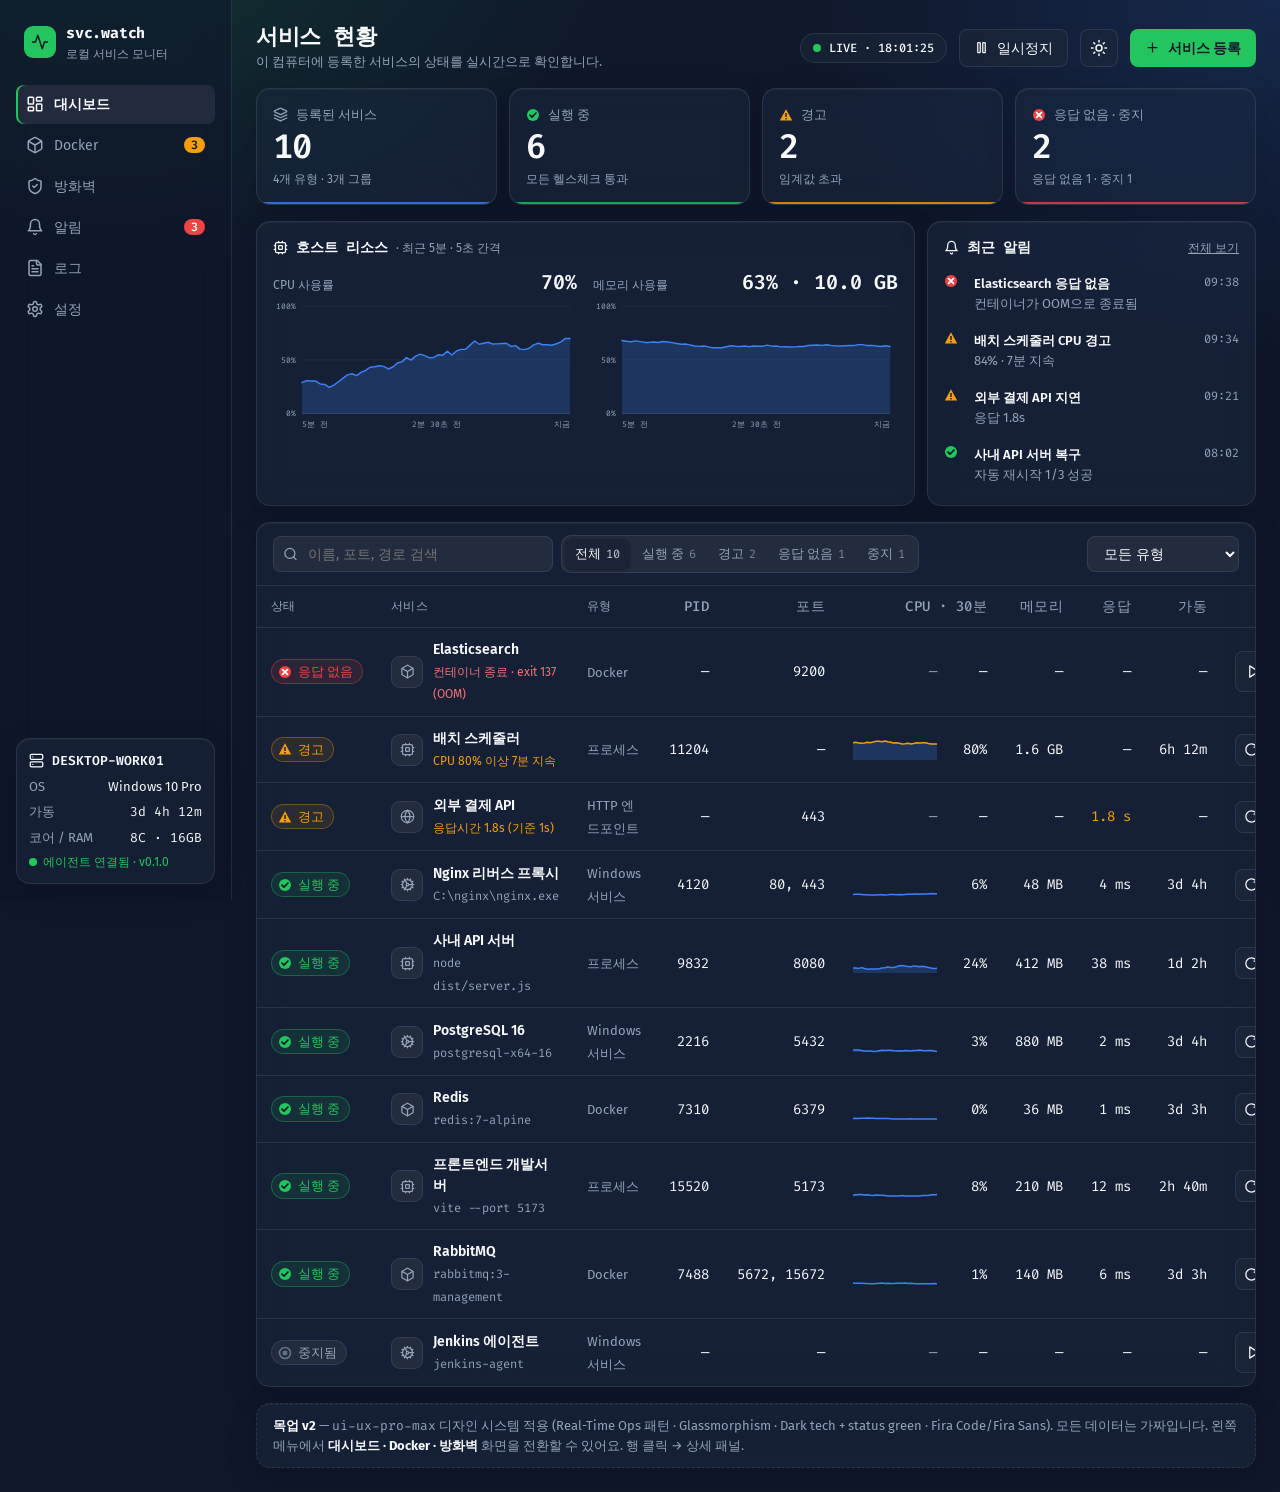
<file: mockup-v2.html>
<!DOCTYPE html>
<html lang="ko" data-theme="dark">
<head>
<meta charset="UTF-8">
<meta name="viewport" content="width=device-width, initial-scale=1">
<title>Service Dashboard · 목업 v2</title>
<link rel="preconnect" href="https://fonts.googleapis.com">
<link href="https://fonts.googleapis.com/css2?family=Fira+Code:wght@400;500;600;700&family=Fira+Sans:wght@300;400;500;600;700&display=swap" rel="stylesheet">
<style>
  /* ===== Design tokens (ui-ux-pro-max: Real-Time Ops · Glassmorphism · Dark tech + status green) ===== */
  :root {
    --font-body: "Fira Sans", "Pretendard", "Malgun Gothic", system-ui, sans-serif;
    --font-mono: "Fira Code", "Malgun Gothic", ui-monospace, Consolas, monospace;
    --space-1: 4px; --space-2: 8px; --space-3: 12px; --space-4: 16px; --space-5: 24px; --space-6: 32px;
    --radius: 14px; --radius-sm: 8px;
    --blur: 16px;
    --ease: cubic-bezier(.2,.7,.2,1);
  }
  :root[data-theme="dark"] {
    color-scheme: dark;
    --color-background: #0F172A;
    --color-foreground: #F8FAFC;
    --color-card: rgba(30, 41, 59, 0.55);
    --color-card-solid: #1B2336;
    --color-muted: rgba(39, 47, 66, 0.8);
    --color-muted-foreground: #94A3B8;
    --color-border: rgba(148, 163, 184, 0.16);
    --color-border-strong: #475569;
    --color-primary: #1E293B;
    --color-secondary: #334155;
    --color-accent: #22C55E;
    --color-on-accent: #0F172A;
    --color-ring: #F8FAFC;
    --glow-1: rgba(34, 197, 94, 0.16);
    --glow-2: rgba(59, 130, 246, 0.16);
    --chart-line: #3B82F6;
    --chart-fill: rgba(59, 130, 246, 0.22);
    --chart-grid: rgba(148, 163, 184, 0.12);
    --chart-axis: rgba(148, 163, 184, 0.35);
    --logs-bg: rgba(2, 6, 23, 0.6);
  }
  :root[data-theme="light"] {
    color-scheme: light;
    --color-background: #EEF2F7;
    --color-foreground: #0F172A;
    --color-card: rgba(255, 255, 255, 0.62);
    --color-card-solid: #FFFFFF;
    --color-muted: rgba(226, 232, 240, 0.8);
    --color-muted-foreground: #475569;
    --color-border: rgba(15, 23, 42, 0.10);
    --color-border-strong: #94A3B8;
    --color-primary: #E2E8F0;
    --color-secondary: #CBD5E1;
    --color-accent: #22C55E;
    --color-on-accent: #0F172A;
    --color-ring: #0F172A;
    --glow-1: rgba(34, 197, 94, 0.18);
    --glow-2: rgba(37, 99, 235, 0.16);
    --chart-line: #2563EB;
    --chart-fill: rgba(37, 99, 235, 0.16);
    --chart-grid: rgba(15, 23, 42, 0.08);
    --chart-axis: rgba(15, 23, 42, 0.25);
    --logs-bg: #0F172A;
  }
  /* Status palette — always paired with icon + label */
  :root { --st-good: #22C55E; --st-warn: #F59E0B; --st-crit: #EF4444; --st-off: #64748B; --warn-text: #F59E0B; --crit-text: #F87171; }
  :root[data-theme="light"] { --warn-text: #B45309; --crit-text: #B91C1C; }

  * { box-sizing: border-box; }
  html, body { height: 100%; }
  body {
    margin: 0; font: 15px/1.5 var(--font-body); color: var(--color-foreground);
    background:
      radial-gradient(900px 600px at 8% -10%, var(--glow-1), transparent 60%),
      radial-gradient(800px 600px at 100% 0%, var(--glow-2), transparent 60%),
      var(--color-background);
    background-attachment: fixed;
  }
  button, input, select { font: inherit; color: inherit; }
  button { cursor: pointer; }
  :focus-visible { outline: 2px solid var(--color-ring); outline-offset: 2px; border-radius: 6px; }
  .mono { font-family: var(--font-mono); font-variant-numeric: tabular-nums; }
  .muted { color: var(--color-muted-foreground); }
  .sr-only { position: absolute; width: 1px; height: 1px; overflow: hidden; clip: rect(0 0 0 0); white-space: nowrap; }
  svg.i { width: 18px; height: 18px; flex: none; stroke: currentColor; fill: none; stroke-width: 2; stroke-linecap: round; stroke-linejoin: round; }
  svg.i.sm { width: 15px; height: 15px; }

  .glass {
    background: var(--color-card);
    border: 1px solid var(--color-border);
    border-radius: var(--radius);
    backdrop-filter: blur(var(--blur)) saturate(140%);
    -webkit-backdrop-filter: blur(var(--blur)) saturate(140%);
    box-shadow: 0 1px 0 rgba(255,255,255,0.04) inset, 0 10px 30px rgba(2,6,23,0.18);
  }

  /* ===== Shell ===== */
  .shell { display: grid; grid-template-columns: 232px 1fr; min-height: 100vh; }
  .side {
    position: sticky; top: 0; height: 100vh; padding: var(--space-4); display: flex; flex-direction: column; gap: var(--space-4);
    border-right: 1px solid var(--color-border); background: color-mix(in srgb, var(--color-background) 55%, transparent);
    backdrop-filter: blur(var(--blur)); -webkit-backdrop-filter: blur(var(--blur));
  }
  .brand { display: flex; align-items: center; gap: 10px; padding: 6px 8px; }
  .brand .logo { width: 32px; height: 32px; border-radius: 9px; display: grid; place-items: center; background: var(--color-accent); color: var(--color-on-accent); }
  .brand b { font-family: var(--font-mono); font-size: 15px; letter-spacing: -.2px; }
  .brand small { display: block; font-size: 12px; color: var(--color-muted-foreground); }
  nav ul { list-style: none; margin: 0; padding: 0; display: grid; gap: 2px; }
  nav a {
    display: flex; align-items: center; gap: 10px; padding: 9px 10px; border-radius: var(--radius-sm);
    color: var(--color-muted-foreground); text-decoration: none; font-size: 14px; transition: background .15s var(--ease), color .15s var(--ease);
  }
  nav a:hover { background: var(--color-muted); color: var(--color-foreground); }
  nav a[aria-current="page"] { background: var(--color-muted); color: var(--color-foreground); font-weight: 600; box-shadow: inset 2px 0 0 var(--color-accent); }
  nav .count { margin-left: auto; font: 600 12px var(--font-mono); background: var(--st-crit); color: #fff; padding: 0 7px; border-radius: 999px; }
  .hostcard { margin-top: auto; padding: var(--space-3); font-size: 13px; display: grid; gap: 6px; }
  .hostcard .row { display: flex; justify-content: space-between; gap: 8px; }
  .hostcard .row span:first-child { color: var(--color-muted-foreground); }
  .agent { display: inline-flex; align-items: center; gap: 6px; font-size: 12px; color: var(--st-good); }

  main { padding: var(--space-5); display: grid; gap: var(--space-4); align-content: start; min-width: 0; }

  /* ===== Topbar ===== */
  .topbar { display: flex; align-items: center; gap: var(--space-3); flex-wrap: wrap; }
  .topbar h1 { margin: 0; font: 600 22px/1.2 var(--font-mono); letter-spacing: -.4px; }
  .topbar p { margin: 2px 0 0; font-size: 13px; color: var(--color-muted-foreground); }
  .spacer { flex: 1; }
  .live {
    display: inline-flex; align-items: center; gap: 8px; padding: 6px 12px; border-radius: 999px;
    font: 500 12px var(--font-mono); border: 1px solid var(--color-border); background: var(--color-card);
  }
  .live .dot { width: 8px; height: 8px; border-radius: 50%; background: var(--st-good); box-shadow: 0 0 0 0 rgba(34,197,94,.6); animation: ping 2s infinite; }
  .live.paused .dot { background: var(--st-off); animation: none; box-shadow: none; }
  @keyframes ping { 0% { box-shadow: 0 0 0 0 rgba(34,197,94,.55); } 80%,100% { box-shadow: 0 0 0 8px rgba(34,197,94,0); } }

  .btn {
    display: inline-flex; align-items: center; justify-content: center; gap: 8px; min-height: 38px; padding: 0 14px;
    border-radius: var(--radius-sm); border: 1px solid var(--color-border); background: var(--color-card);
    font-size: 14px; font-weight: 500; transition: background .15s var(--ease), border-color .15s var(--ease), transform .1s var(--ease);
    backdrop-filter: blur(8px); -webkit-backdrop-filter: blur(8px);
  }
  .btn:hover { background: var(--color-muted); border-color: var(--color-border-strong); }
  .btn:active { transform: translateY(1px); }
  .btn.accent { background: var(--color-accent); color: var(--color-on-accent); border-color: transparent; font-weight: 600; }
  .btn.accent:hover { background: #4ADE80; }
  .btn.icon { width: 38px; padding: 0; }
  .btn.sm { min-height: 32px; padding: 0 10px; font-size: 13px; }
  .btn.sm.icon { width: 32px; }
  .btn.danger:hover { color: var(--st-crit); border-color: color-mix(in srgb, var(--st-crit) 50%, transparent); }

  /* ===== Status badge ===== */
  .status { display: inline-flex; align-items: center; gap: 6px; font-size: 13px; font-weight: 500; white-space: nowrap; }
  .pill { padding: 2px 9px 2px 6px; border-radius: 999px; border: 1px solid; }
  .pill.running { color: var(--st-good); border-color: color-mix(in srgb, var(--st-good) 35%, transparent); background: color-mix(in srgb, var(--st-good) 10%, transparent); }
  .pill.warning { color: var(--st-warn); border-color: color-mix(in srgb, var(--st-warn) 35%, transparent); background: color-mix(in srgb, var(--st-warn) 10%, transparent); }
  .pill.down    { color: var(--st-crit); border-color: color-mix(in srgb, var(--st-crit) 40%, transparent); background: color-mix(in srgb, var(--st-crit) 12%, transparent); }
  .pill.stopped { color: var(--color-muted-foreground); border-color: var(--color-border); background: var(--color-muted); }
  :root[data-theme="light"] .pill.running { color: #15803D; }
  :root[data-theme="light"] .pill.warning { color: #B45309; }
  :root[data-theme="light"] .pill.down { color: #B91C1C; }

  /* ===== KPI tiles ===== */
  .kpis { display: grid; grid-template-columns: repeat(4, 1fr); gap: var(--space-3); }
  .tile { padding: var(--space-4); display: grid; gap: 6px; position: relative; overflow: hidden; }
  .tile .label { display: flex; align-items: center; gap: 8px; font-size: 13px; color: var(--color-muted-foreground); }
  .tile .value { font: 600 34px/1 var(--font-mono); letter-spacing: -1px; }
  .tile .sub { font-size: 12px; color: var(--color-muted-foreground); }
  .tile::after { content: ""; position: absolute; inset: auto 0 0 0; height: 2px; background: var(--bar, transparent); opacity: .8; }

  /* ===== Grid row 2 ===== */
  .row2 { display: grid; grid-template-columns: 2fr 1fr; gap: var(--space-3); }
  .card-head { display: flex; align-items: center; gap: var(--space-2); padding: var(--space-4) var(--space-4) 0; }
  .card-head h2 { margin: 0; font: 600 14px var(--font-mono); }
  .card-head .muted { font-size: 12px; }
  .host-charts { display: grid; grid-template-columns: 1fr 1fr; gap: var(--space-4); padding: var(--space-3) var(--space-4) var(--space-4); }
  .metric-head { display: flex; align-items: baseline; justify-content: space-between; margin-bottom: 4px; }
  .metric-head span { font-size: 12px; color: var(--color-muted-foreground); }
  .metric-head b { font: 600 20px var(--font-mono); }

  .feed { list-style: none; margin: 0; padding: var(--space-2) var(--space-2) var(--space-3); display: grid; }
  .feed li { display: grid; grid-template-columns: 20px 1fr auto; gap: 10px; padding: 9px 8px; border-radius: var(--radius-sm); font-size: 13px; align-items: start; }
  .feed li:hover { background: var(--color-muted); }
  .feed b { font-weight: 600; display: block; }
  .feed time { font: 12px var(--font-mono); color: var(--color-muted-foreground); }

  /* ===== Filters + table ===== */
  .toolbar { display: flex; gap: var(--space-2); align-items: center; flex-wrap: wrap; padding: var(--space-3) var(--space-4); border-bottom: 1px solid var(--color-border); }
  .search { position: relative; }
  .search svg { position: absolute; left: 10px; top: 50%; transform: translateY(-50%); color: var(--color-muted-foreground); }
  .input, select.input {
    min-height: 36px; padding: 0 12px; border-radius: var(--radius-sm); border: 1px solid var(--color-border);
    background: var(--color-muted); font-size: 14px; transition: border-color .15s var(--ease);
  }
  .input:hover { border-color: var(--color-border-strong); }
  .search .input { padding-left: 34px; width: 280px; }
  .seg { display: inline-flex; padding: 3px; gap: 2px; border-radius: 10px; background: var(--color-muted); border: 1px solid var(--color-border); }
  .seg button { border: 0; background: none; padding: 5px 10px; border-radius: 7px; font-size: 13px; color: var(--color-muted-foreground); transition: background .15s var(--ease), color .15s var(--ease); }
  .seg button:hover { color: var(--color-foreground); }
  .seg button[aria-pressed="true"] { background: var(--color-card-solid); color: var(--color-foreground); box-shadow: 0 1px 3px rgba(0,0,0,.25); }
  .seg .n { font-family: var(--font-mono); font-size: 12px; margin-left: 5px; opacity: .75; }

  .table-wrap { overflow-x: auto; }
  table { width: 100%; border-collapse: collapse; min-width: 980px; }
  th, td { text-align: left; padding: 11px 14px; border-bottom: 1px solid var(--color-border); vertical-align: middle; }
  th { font: 500 12px var(--font-mono); text-transform: uppercase; letter-spacing: .4px; color: var(--color-muted-foreground); }
  tbody tr { cursor: pointer; transition: background .15s var(--ease); }
  tbody tr:hover { background: var(--color-muted); }
  tbody tr[aria-selected="true"] { background: color-mix(in srgb, var(--chart-line) 14%, transparent); }
  tbody tr:last-child td { border-bottom: 0; }
  .num { text-align: right; font-family: var(--font-mono); font-variant-numeric: tabular-nums; font-size: 14px; }
  .svc { display: flex; align-items: center; gap: 10px; }
  .svc .ico { width: 32px; height: 32px; border-radius: 9px; display: grid; place-items: center; background: var(--color-muted); border: 1px solid var(--color-border); color: var(--color-muted-foreground); flex: none; }
  .svc b { display: block; font-weight: 600; font-size: 14px; }
  .svc span { font-size: 12px; color: var(--color-muted-foreground); font-family: var(--font-mono); }
  .svc span.alert { color: var(--warn-text); font-family: var(--font-body); }
  .svc span.alert.crit { color: var(--crit-text); }
  .spark { display: flex; align-items: center; gap: 10px; justify-content: flex-end; }
  .actions { display: flex; gap: 4px; justify-content: flex-end; }

  /* ===== Drawer ===== */
  .scrim { position: fixed; inset: 0; background: rgba(2,6,23,.45); opacity: 0; pointer-events: none; transition: opacity .2s var(--ease); z-index: 19; }
  .scrim.open { opacity: 1; pointer-events: auto; }
  .drawer {
    position: fixed; top: 12px; right: 12px; bottom: 12px; width: min(580px, calc(100vw - 24px)); z-index: 20;
    transform: translateX(calc(100% + 24px)); transition: transform .25s var(--ease); overflow-y: auto;
    background: color-mix(in srgb, var(--color-card-solid) 82%, transparent);
  }
  .drawer.open { transform: none; }
  .drawer-head { padding: var(--space-4) var(--space-5); display: flex; gap: var(--space-3); align-items: flex-start; }
  .drawer-head h2 { margin: 6px 0 2px; font: 600 19px var(--font-mono); }
  .drawer-head .meta { font-size: 13px; color: var(--color-muted-foreground); font-family: var(--font-mono); }
  .tabs { display: flex; gap: 2px; padding: 0 var(--space-5); border-bottom: 1px solid var(--color-border); position: sticky; top: 0; background: inherit; z-index: 2; backdrop-filter: blur(var(--blur)); }
  .tab { border: 0; background: none; padding: 10px 12px; font-size: 14px; color: var(--color-muted-foreground); border-bottom: 2px solid transparent; transition: color .15s var(--ease); }
  .tab:hover { color: var(--color-foreground); }
  .tab[aria-selected="true"] { color: var(--color-foreground); border-bottom-color: var(--color-accent); font-weight: 600; }
  .drawer-body { padding: var(--space-4) var(--space-5) var(--space-6); display: grid; gap: var(--space-5); }
  .callout { display: flex; gap: 10px; align-items: flex-start; padding: 12px 14px; border-radius: var(--radius-sm); font-size: 14px; border: 1px solid; }
  .callout.warning { border-color: color-mix(in srgb, var(--st-warn) 40%, transparent); background: color-mix(in srgb, var(--st-warn) 10%, transparent); }
  .callout.down { border-color: color-mix(in srgb, var(--st-crit) 40%, transparent); background: color-mix(in srgb, var(--st-crit) 10%, transparent); }
  .kv { display: grid; grid-template-columns: 110px 1fr; gap: 8px 14px; font-size: 14px; margin: 0; }
  .kv dt { color: var(--color-muted-foreground); font-size: 13px; }
  .kv dd { margin: 0; word-break: break-all; }
  .kv code { font: 13px var(--font-mono); background: var(--color-muted); padding: 2px 7px; border-radius: 6px; }
  h3 { margin: 0 0 8px; font: 600 13px var(--font-mono); color: var(--color-muted-foreground); display: flex; justify-content: space-between; align-items: baseline; }
  h3 b { color: var(--color-foreground); font-size: 16px; }

  .chart { position: relative; border-radius: var(--radius-sm); }
  .chart svg { display: block; width: 100%; height: auto; overflow: visible; }
  .chart:focus-visible { outline-offset: 4px; }
  .tip {
    position: absolute; pointer-events: none; z-index: 3; white-space: nowrap; transform: translate(-50%, calc(-100% - 10px));
    font: 12px var(--font-mono); padding: 5px 9px; border-radius: 7px; opacity: 0; transition: opacity .1s;
    background: var(--color-card-solid); border: 1px solid var(--color-border-strong); box-shadow: 0 6px 18px rgba(0,0,0,.3);
  }
  .legend { display: flex; gap: 14px; font-size: 12px; color: var(--color-muted-foreground); margin-top: 6px; flex-wrap: wrap; }
  .legend span { display: inline-flex; align-items: center; gap: 6px; }

  .logs { background: var(--logs-bg); color: #CBD5E1; border: 1px solid var(--color-border); border-radius: var(--radius-sm); padding: 12px 14px; font: 12.5px/1.7 var(--font-mono); max-height: 320px; overflow: auto; white-space: pre-wrap; }
  .logs .w { color: #FBBF24; } .logs .e { color: #F87171; } .logs .t { color: #64748B; } .logs .ok { color: #4ADE80; }
  .events { list-style: none; margin: 0; padding: 0; display: grid; gap: 0; }
  .events li { display: grid; grid-template-columns: 20px 1fr auto; gap: 12px; padding: 10px 0; border-bottom: 1px solid var(--color-border); font-size: 14px; }
  .events time { font: 12px var(--font-mono); color: var(--color-muted-foreground); }

  /* ===== Modal ===== */
  .backdrop { position: fixed; inset: 0; background: rgba(2,6,23,.55); display: none; z-index: 30; align-items: center; justify-content: center; padding: 20px; backdrop-filter: blur(4px); }
  .backdrop.open { display: flex; }
  .modal { width: min(600px, 100%); max-height: 92vh; overflow: auto; background: color-mix(in srgb, var(--color-card-solid) 88%, transparent); }
  .modal-head { padding: var(--space-5) var(--space-5) var(--space-2); display: flex; gap: 12px; }
  .modal-head h2 { margin: 0; font: 600 19px var(--font-mono); }
  .modal-head p { margin: 4px 0 0; color: var(--color-muted-foreground); font-size: 14px; }
  .form { padding: var(--space-3) var(--space-5); display: grid; gap: var(--space-4); }
  .field > label, .field > .lbl { display: block; font-size: 13px; font-weight: 600; margin-bottom: 6px; }
  .field .input, .field select { width: 100%; }
  .hint { font-size: 12px; color: var(--color-muted-foreground); margin-top: 5px; }
  .two { display: grid; grid-template-columns: 1fr 1fr; gap: var(--space-3); }
  .typepick { display: grid; grid-template-columns: repeat(4, 1fr); gap: var(--space-2); }
  .typepick button {
    display: grid; justify-items: center; gap: 6px; padding: 14px 6px; border-radius: 10px; font-size: 13px;
    border: 1px solid var(--color-border); background: var(--color-muted); color: var(--color-muted-foreground);
    transition: border-color .15s var(--ease), background .15s var(--ease), color .15s var(--ease);
  }
  .typepick button:hover { color: var(--color-foreground); border-color: var(--color-border-strong); }
  .typepick button[aria-checked="true"] { border-color: var(--color-accent); color: var(--color-foreground); background: color-mix(in srgb, var(--color-accent) 12%, transparent); font-weight: 600; }
  .typepick svg.i { width: 22px; height: 22px; }
  .check { display: flex; align-items: center; gap: 10px; font-size: 14px; padding: 4px 0; cursor: pointer; }
  .check input { width: 16px; height: 16px; accent-color: var(--color-accent); }
  .modal-foot { padding: var(--space-4) var(--space-5) var(--space-5); display: flex; gap: var(--space-2); }

  .note { padding: var(--space-3) var(--space-4); font-size: 13px; color: var(--color-muted-foreground); border-style: dashed; }
  .note b { color: var(--color-foreground); }

  .toast { position: fixed; left: 50%; bottom: 24px; transform: translateX(-50%); z-index: 50; padding: 10px 16px; font-size: 14px; display: flex; gap: 8px; align-items: center; background: var(--color-card-solid); }


  [hidden] { display: none !important; }
  .view { display: grid; gap: var(--space-4); }
  .view > *, .fw-grid > *, .row2 > * { min-width: 0; }
  th, td.num { white-space: nowrap; }
  .strip { display: flex; flex-wrap: wrap; gap: var(--space-6); padding: var(--space-4) var(--space-5); }
  .strip .item { display: grid; gap: 2px; }
  .strip .item span { font-size: 12px; color: var(--color-muted-foreground); }
  .strip .item b { font: 600 17px var(--font-mono); }
  .strip .item small { font: 400 12px var(--font-body); color: var(--color-muted-foreground); }
  .meter { display: inline-block; height: 6px; width: 80px; background: var(--color-muted); border-radius: 3px; overflow: hidden; }
  .meter > i { display: block; height: 100%; background: var(--chart-line); border-radius: 3px; }
  .meter.hot > i { background: var(--st-warn); }
  .memcell { display: flex; align-items: center; gap: 10px; justify-content: flex-end; white-space: nowrap; }
  .pcode { font: 12.5px var(--font-mono); background: var(--color-muted); border: 1px solid var(--color-border); padding: 1px 7px; border-radius: 6px; white-space: nowrap; display: inline-block; margin: 1px 0; }
  tr.group td { background: color-mix(in srgb, var(--color-muted) 55%, transparent); font: 600 12px var(--font-mono); color: var(--color-muted-foreground); padding: 7px 14px; cursor: default; }
  tr.group td svg { vertical-align: -3px; margin-right: 4px; }
  .compact { min-width: 640px; }
  .compact tbody tr { cursor: default; }
  .compact tbody tr:hover { background: transparent; }

  .switch { position: relative; width: 40px; height: 22px; flex: none; display: inline-block; }
  .switch input { position: absolute; inset: 0; opacity: 0; margin: 0; cursor: pointer; z-index: 1; }
  .switch span { position: absolute; inset: 0; border-radius: 999px; background: var(--color-secondary); transition: background .15s var(--ease); }
  .switch span::after { content: ""; position: absolute; top: 3px; left: 3px; width: 16px; height: 16px; border-radius: 50%; background: #fff; transition: transform .15s var(--ease); box-shadow: 0 1px 2px rgba(0,0,0,.3); }
  .switch input:checked + span { background: var(--color-accent); }
  .switch input:checked + span::after { transform: translateX(18px); }
  .switch input:focus-visible + span { outline: 2px solid var(--color-ring); outline-offset: 2px; }

  .banner { display: flex; gap: 12px; align-items: flex-start; padding: 14px 16px; border-radius: var(--radius); border: 1px solid; font-size: 14px; }
  .banner .grow { flex: 1; }
  .banner b { display: block; margin-bottom: 2px; }
  .banner.info { border-color: color-mix(in srgb, var(--color-accent) 35%, transparent); background: color-mix(in srgb, var(--color-accent) 8%, transparent); }
  .banner.off { border-color: var(--color-border); background: var(--color-card); }
  .banner.warn { border-color: color-mix(in srgb, var(--st-warn) 45%, transparent); background: color-mix(in srgb, var(--st-warn) 10%, transparent); }
  .banner.warn svg.i { color: var(--warn-text); }
  .banner.info > svg.i { color: var(--st-good); }

  .fw-grid { display: grid; grid-template-columns: 3fr 2fr; gap: var(--space-3); align-items: start; }
  .addrow { display: grid; grid-template-columns: 1.3fr 1fr 1fr auto; gap: 10px; padding: var(--space-3) var(--space-4) var(--space-4); border-bottom: 1px solid var(--color-border); align-items: start; }
  .addrow label { display: block; font-size: 12px; font-weight: 600; margin-bottom: 5px; }
  .addrow .input { width: 100%; }
  .addrow .btn { margin-top: 23px; }
  .hint.err { color: var(--crit-text); }
  .input[aria-invalid="true"] { border-color: var(--st-crit); }
  .scope { display: inline-flex; align-items: center; gap: 5px; font-size: 12px; padding: 1px 8px; border-radius: 999px; border: 1px solid var(--color-border); background: var(--color-muted); white-space: nowrap; }
  .scope.net { color: var(--warn-text); border-color: color-mix(in srgb, var(--st-warn) 40%, transparent); }
  .tag-new { font: 600 11px var(--font-mono); color: var(--color-on-accent); background: var(--color-accent); padding: 0 6px; border-radius: 4px; margin-left: 6px; vertical-align: 1px; }
  .expo { list-style: none; margin: 0; padding: 6px 8px 10px; display: grid; }
  .expo li { display: flex; align-items: center; gap: 12px; padding: 9px 8px; border-radius: var(--radius-sm); font-size: 14px; }
  .expo li:hover { background: var(--color-muted); }
  .expo .grow { flex: 1; min-width: 0; }
  .expo .grow span { display: block; font-size: 12px; color: var(--color-muted-foreground); font-family: var(--font-mono); }
  .seg.sm button { padding: 3px 9px; font-size: 12px; }
  .card-note { margin: 4px 16px 0; font-size: 12px; color: var(--color-muted-foreground); }
  .code { margin: 12px 16px 16px; background: var(--logs-bg); color: #CBD5E1; border: 1px solid var(--color-border); border-radius: var(--radius-sm); padding: 12px 14px; font: 12.5px/1.75 var(--font-mono); white-space: pre; overflow: auto; }
  .code .c { color: #64748B; } .code .k { color: #4ADE80; } .code .s { color: #FBBF24; }
  .applybar { position: relative; display: flex; align-items: center; gap: 12px; padding: 12px 16px; flex-wrap: wrap; z-index: 5; background: color-mix(in srgb, var(--color-card-solid) 88%, transparent); }
  .applybar.pending, .applybar.rollback { position: sticky; bottom: 12px; }
  @media (max-width: 1500px) { .c-net { display: none; } }
  .applybar.pending { border-color: color-mix(in srgb, var(--st-warn) 50%, transparent); }
  .applybar.rollback { border-color: color-mix(in srgb, var(--chart-line) 60%, transparent); }
  .applybar .count-big { font: 600 18px var(--font-mono); }
  @media (max-width: 1200px) { .row2, .fw-grid { grid-template-columns: 1fr; } }
  @media (max-width: 1024px) {
    .shell { grid-template-columns: 1fr; }
    .side { position: static; height: auto; flex-direction: row; align-items: center; flex-wrap: wrap; border-right: 0; border-bottom: 1px solid var(--color-border); }
    .side nav ul { display: flex; flex-wrap: wrap; } .hostcard { display: none; }
    .kpis { grid-template-columns: repeat(2, 1fr); }
  }
  @media (max-width: 640px) {
    main { padding: var(--space-3); }
    .host-charts { grid-template-columns: 1fr; }
    .search .input { width: 100%; } .search { flex: 1 1 100%; }
    .typepick { grid-template-columns: repeat(2, 1fr); } .two { grid-template-columns: 1fr; }
    .addrow { grid-template-columns: 1fr; } .addrow .btn { margin-top: 0; }
    .strip { gap: var(--space-4); }
  }
  @media (prefers-reduced-motion: reduce) {
    *, *::before, *::after { animation: none !important; transition: none !important; }
  }
</style>
</head>
<body>
<svg width="0" height="0" style="position:absolute" aria-hidden="true">
  <defs>
    <symbol id="i-server" viewBox="0 0 24 24"><rect width="20" height="8" x="2" y="2" rx="2"/><rect width="20" height="8" x="2" y="14" rx="2"/><path d="M6 6h.01M6 18h.01"/></symbol>
    <symbol id="i-dash" viewBox="0 0 24 24"><rect width="7" height="9" x="3" y="3" rx="1"/><rect width="7" height="5" x="14" y="3" rx="1"/><rect width="7" height="9" x="14" y="12" rx="1"/><rect width="7" height="5" x="3" y="16" rx="1"/></symbol>
    <symbol id="i-bell" viewBox="0 0 24 24"><path d="M6 8a6 6 0 0 1 12 0c0 7 3 9 3 9H3s3-2 3-9"/><path d="M10.3 21a1.94 1.94 0 0 0 3.4 0"/></symbol>
    <symbol id="i-file" viewBox="0 0 24 24"><path d="M15 2H6a2 2 0 0 0-2 2v16a2 2 0 0 0 2 2h12a2 2 0 0 0 2-2V7Z"/><path d="M14 2v4a2 2 0 0 0 2 2h4"/><path d="M16 13H8M16 17H8M10 9H8"/></symbol>
    <symbol id="i-gear" viewBox="0 0 24 24"><path d="M12.22 2h-.44a2 2 0 0 0-2 2v.18a2 2 0 0 1-1 1.73l-.43.25a2 2 0 0 1-2 0l-.15-.08a2 2 0 0 0-2.73.73l-.22.38a2 2 0 0 0 .73 2.73l.15.1a2 2 0 0 1 1 1.72v.51a2 2 0 0 1-1 1.74l-.15.09a2 2 0 0 0-.73 2.73l.22.38a2 2 0 0 0 2.73.73l.15-.08a2 2 0 0 1 2 0l.43.25a2 2 0 0 1 1 1.73V20a2 2 0 0 0 2 2h.44a2 2 0 0 0 2-2v-.18a2 2 0 0 1 1-1.73l.43-.25a2 2 0 0 1 2 0l.15.08a2 2 0 0 0 2.73-.73l.22-.39a2 2 0 0 0-.73-2.73l-.15-.08a2 2 0 0 1-1-1.74v-.5a2 2 0 0 1 1-1.74l.15-.09a2 2 0 0 0 .73-2.73l-.22-.38a2 2 0 0 0-2.73-.73l-.15.08a2 2 0 0 1-2 0l-.43-.25a2 2 0 0 1-1-1.73V4a2 2 0 0 0-2-2z"/><circle cx="12" cy="12" r="3"/></symbol>
    <symbol id="i-cpu" viewBox="0 0 24 24"><rect width="16" height="16" x="4" y="4" rx="2"/><rect width="6" height="6" x="9" y="9" rx="1"/><path d="M15 2v2M15 20v2M2 15h2M2 9h2M20 15h2M20 9h2M9 2v2M9 20v2"/></symbol>
    <symbol id="i-box" viewBox="0 0 24 24"><path d="M21 8a2 2 0 0 0-1-1.73l-7-4a2 2 0 0 0-2 0l-7 4A2 2 0 0 0 3 8v8a2 2 0 0 0 1 1.73l7 4a2 2 0 0 0 2 0l7-4A2 2 0 0 0 21 16Z"/><path d="m3.3 7 8.7 5 8.7-5M12 22V12"/></symbol>
    <symbol id="i-globe" viewBox="0 0 24 24"><circle cx="12" cy="12" r="10"/><path d="M12 2a14.5 14.5 0 0 0 0 20 14.5 14.5 0 0 0 0-20M2 12h20"/></symbol>
    <symbol id="i-cog" viewBox="0 0 24 24"><path d="M12 20a8 8 0 1 0 0-16 8 8 0 0 0 0 16Z"/><path d="M12 14a2 2 0 1 0 0-4 2 2 0 0 0 0 4Z"/><path d="M12 2v2M12 22v-2M17 20.66l-1-1.73M11 10.27 7 3.34M20.66 17l-1.73-1M3.34 7l1.73 1M14 12h8M2 12h2M20.66 7l-1.73 1M3.34 17l1.73-1M17 3.34l-1 1.73M11 13.73l-4 6.93"/></symbol>
    <symbol id="i-pause" viewBox="0 0 24 24"><rect x="14" y="4" width="4" height="16" rx="1"/><rect x="6" y="4" width="4" height="16" rx="1"/></symbol>
    <symbol id="i-play" viewBox="0 0 24 24"><polygon points="6 3 20 12 6 21 6 3"/></symbol>
    <symbol id="i-restart" viewBox="0 0 24 24"><path d="M21 12a9 9 0 1 1-9-9c2.52 0 4.93 1 6.74 2.74L21 8"/><path d="M21 3v5h-5"/></symbol>
    <symbol id="i-stop" viewBox="0 0 24 24"><rect width="14" height="14" x="5" y="5" rx="2"/></symbol>
    <symbol id="i-plus" viewBox="0 0 24 24"><path d="M5 12h14M12 5v14"/></symbol>
    <symbol id="i-search" viewBox="0 0 24 24"><circle cx="11" cy="11" r="8"/><path d="m21 21-4.3-4.3"/></symbol>
    <symbol id="i-sun" viewBox="0 0 24 24"><circle cx="12" cy="12" r="4"/><path d="M12 2v2M12 20v2M4.93 4.93l1.41 1.41M17.66 17.66l1.41 1.41M2 12h2M20 12h2M6.34 17.66l-1.41 1.41M19.07 4.93l-1.41 1.41"/></symbol>
    <symbol id="i-moon" viewBox="0 0 24 24"><path d="M12 3a6 6 0 0 0 9 9 9 9 0 1 1-9-9Z"/></symbol>
    <symbol id="i-x" viewBox="0 0 24 24"><path d="M18 6 6 18M6 6l12 12"/></symbol>
    <symbol id="i-download" viewBox="0 0 24 24"><path d="M21 15v4a2 2 0 0 1-2 2H5a2 2 0 0 1-2-2v-4"/><path d="m7 10 5 5 5-5M12 15V3"/></symbol>
    <symbol id="i-trash" viewBox="0 0 24 24"><path d="M3 6h18M19 6v14c0 1-1 2-2 2H7c-1 0-2-1-2-2V6M8 6V4c0-1 1-2 2-2h4c1 0 2 1 2 2v2"/></symbol>
    <symbol id="i-plug" viewBox="0 0 24 24"><path d="M12 22v-5M9 8V2M15 8V2M18 8v5a4 4 0 0 1-4 4h-4a4 4 0 0 1-4-4V8Z"/></symbol>
    <symbol id="i-activity" viewBox="0 0 24 24"><path d="M22 12h-4l-3 9L9 3l-3 9H2"/></symbol>
    <symbol id="i-layers" viewBox="0 0 24 24"><path d="m12.83 2.18a2 2 0 0 0-1.66 0L2.6 6.08a1 1 0 0 0 0 1.83l8.58 3.91a2 2 0 0 0 1.66 0l8.58-3.9a1 1 0 0 0 0-1.83Z"/><path d="m22 17.65-9.17 4.16a2 2 0 0 1-1.66 0L2 17.65M22 12.65l-9.17 4.16a2 2 0 0 1-1.66 0L2 12.65"/></symbol>
    <symbol id="i-shield" viewBox="0 0 24 24"><path d="M20 13c0 5-3.5 7.5-7.66 8.95a1 1 0 0 1-.67-.01C7.5 20.5 4 18 4 13V6a1 1 0 0 1 1-1c2 0 4.5-1.2 6.24-2.72a1.17 1.17 0 0 1 1.52 0C14.51 3.81 17 5 19 5a1 1 0 0 1 1 1z"/><path d="m9 12 2 2 4-4"/></symbol>
    <symbol id="i-ban" viewBox="0 0 24 24"><circle cx="12" cy="12" r="10"/><path d="m4.9 4.9 14.2 14.2"/></symbol>
    <symbol id="i-terminal" viewBox="0 0 24 24"><path d="m4 17 6-6-6-6M12 19h8"/></symbol>
    <symbol id="i-alert" viewBox="0 0 24 24"><path d="m21.73 18-8-14a2 2 0 0 0-3.48 0l-8 14A2 2 0 0 0 4 21h16a2 2 0 0 0 1.73-3"/><path d="M12 9v4M12 17h.01"/></symbol>
    <symbol id="i-undo" viewBox="0 0 24 24"><path d="M3 7v6h6"/><path d="M21 17a9 9 0 0 0-9-9 9 9 0 0 0-6 2.3L3 13"/></symbol>
    <symbol id="i-copy" viewBox="0 0 24 24"><rect width="14" height="14" x="8" y="8" rx="2"/><path d="M4 16c-1.1 0-2-.9-2-2V4c0-1.1.9-2 2-2h10c1.1 0 2 .9 2 2"/></symbol>
    <symbol id="i-hdd" viewBox="0 0 24 24"><path d="M22 12H2M5.45 5.11 2 12v6a2 2 0 0 0 2 2h16a2 2 0 0 0 2-2v-6l-3.45-6.89A2 2 0 0 0 16.76 4H7.24a2 2 0 0 0-1.79 1.11Z"/><path d="M6 16h.01M10 16h.01"/></symbol>
  </defs>
</svg>

<div class="shell">
  <aside class="side">
    <div class="brand">
      <div class="logo"><svg class="i"><use href="#i-activity"/></svg></div>
      <div><b>svc.watch</b><small>로컬 서비스 모니터</small></div>
    </div>
    <nav aria-label="주 메뉴">
      <ul>
        <li><a href="#dashboard" data-view="dashboard" aria-current="page"><svg class="i" aria-hidden="true"><use href="#i-dash"/></svg>대시보드</a></li>
        <li><a href="#docker" data-view="docker"><svg class="i" aria-hidden="true"><use href="#i-box"/></svg>Docker<span class="count" style="background:var(--st-warn);color:#0F172A" aria-label="문제 있는 컨테이너 3개">3</span></a></li>
        <li><a href="#firewall" data-view="firewall"><svg class="i" aria-hidden="true"><use href="#i-shield"/></svg>방화벽</a></li>
        <li><a href="#"><svg class="i" aria-hidden="true"><use href="#i-bell"/></svg>알림<span class="count" aria-label="읽지 않은 알림 3개">3</span></a></li>
        <li><a href="#"><svg class="i" aria-hidden="true"><use href="#i-file"/></svg>로그</a></li>
        <li><a href="#"><svg class="i" aria-hidden="true"><use href="#i-gear"/></svg>설정</a></li>
      </ul>
    </nav>
    <div class="hostcard glass">
      <div style="display:flex;align-items:center;gap:8px;font-weight:600"><svg class="i sm" aria-hidden="true"><use href="#i-server"/></svg><span class="mono">DESKTOP-WORK01</span></div>
      <div class="row"><span>OS</span><span>Windows 10 Pro</span></div>
      <div class="row"><span>가동</span><span class="mono">3d 4h 12m</span></div>
      <div class="row"><span>코어 / RAM</span><span class="mono">8C · 16GB</span></div>
      <span class="agent"><svg width="8" height="8" aria-hidden="true"><circle cx="4" cy="4" r="4" fill="currentColor"/></svg>에이전트 연결됨 · v0.1.0</span>
    </div>
  </aside>

  <main>
    <div class="topbar">
      <div>
        <h1 id="pageTitle">서비스 현황</h1>
        <p id="pageSub">이 컴퓨터에 등록한 서비스의 상태를 실시간으로 확인합니다.</p>
      </div>
      <div class="spacer"></div>
      <span class="live" id="live" role="status" aria-live="polite"><span class="dot" aria-hidden="true"></span><span id="liveText">LIVE</span></span>
      <button class="btn" id="pauseBtn" aria-pressed="false"><svg class="i sm" aria-hidden="true"><use href="#i-pause"/></svg><span>일시정지</span></button>
      <button class="btn icon" id="themeBtn" aria-label="라이트 모드로 전환"><svg class="i" aria-hidden="true"><use href="#i-sun"/></svg></button>
      <button class="btn accent" id="addBtn"><svg class="i sm" aria-hidden="true"><use href="#i-plus"/></svg>서비스 등록</button>
    </div>

    <div class="view" id="view-dashboard">
    <section class="kpis" id="kpis" aria-label="요약"></section>

    <section class="row2">
      <div class="glass">
        <div class="card-head"><svg class="i sm" aria-hidden="true"><use href="#i-cpu"/></svg><h2>호스트 리소스</h2><span class="muted">· 최근 5분 · 5초 간격</span></div>
        <div class="host-charts">
          <div><div class="metric-head"><span>CPU 사용률</span><b id="hostCpuNow">—</b></div><div id="hostCpu"></div></div>
          <div><div class="metric-head"><span>메모리 사용률</span><b id="hostMemNow">—</b></div><div id="hostMem"></div></div>
        </div>
      </div>
      <div class="glass">
        <div class="card-head"><svg class="i sm" aria-hidden="true"><use href="#i-bell"/></svg><h2>최근 알림</h2><span class="spacer"></span><a href="#" class="muted" style="font-size:12px">전체 보기</a></div>
        <ul class="feed" id="feed"></ul>
      </div>
    </section>

    <section class="glass">
      <div class="toolbar">
        <div class="search">
          <svg class="i sm" aria-hidden="true"><use href="#i-search"/></svg>
          <label class="sr-only" for="q">서비스 검색</label>
          <input class="input" id="q" placeholder="이름, 포트, 경로 검색">
        </div>
        <div class="seg" id="statusSeg" role="group" aria-label="상태 필터"></div>
        <div class="spacer"></div>
        <label class="sr-only" for="typeSel">유형 필터</label>
        <select class="input" id="typeSel">
          <option value="">모든 유형</option>
          <option>Windows 서비스</option>
          <option>프로세스</option>
          <option>Docker</option>
          <option>HTTP 엔드포인트</option>
        </select>
      </div>
      <div class="table-wrap">
        <table>
          <thead>
            <tr>
              <th>상태</th><th>서비스</th><th>유형</th>
              <th class="num">PID</th><th class="num">포트</th>
              <th class="num">CPU · 30분</th><th class="num">메모리</th>
              <th class="num">응답</th><th class="num">가동</th><th class="num"><span class="sr-only">작업</span></th>
            </tr>
          </thead>
          <tbody id="rows"></tbody>
        </table>
      </div>
    </section>

    </div>

    <!-- ===== Docker view ===== -->
    <div class="view" id="view-docker" hidden>
      <section class="glass strip" id="dkStrip" aria-label="Docker 엔진 요약"></section>
      <section class="glass">
        <div class="toolbar">
          <div class="search">
            <svg class="i sm" aria-hidden="true"><use href="#i-search"/></svg>
            <label class="sr-only" for="dq">컨테이너 검색</label>
            <input class="input" id="dq" placeholder="이름, 이미지, 포트 검색">
          </div>
          <div class="seg" id="dkSeg" role="group" aria-label="컨테이너 상태 필터"></div>
          <div class="spacer"></div>
          <label class="check"><input type="checkbox" id="dkGroup" checked> Compose 프로젝트별로 묶기</label>
        </div>
        <div class="table-wrap">
          <table>
            <thead>
              <tr>
                <th>상태</th><th>컨테이너</th><th>포트</th>
                <th class="num">CPU · 30분</th><th class="num">메모리 / 한도</th><th class="num c-net">네트워크 ↓ / ↑</th>
                <th class="num">재시작</th><th class="num">가동</th><th class="num"><span class="sr-only">작업</span></th>
              </tr>
            </thead>
            <tbody id="dkRows"></tbody>
          </table>
        </div>
      </section>
      <section class="row2">
        <div class="glass">
          <div class="card-head"><svg class="i sm" aria-hidden="true"><use href="#i-hdd"/></svg><h2>Docker 디스크 사용량</h2><span class="muted">· 총 12.7 GB</span><span class="spacer"></span><button class="btn sm" data-act><svg class="i sm" aria-hidden="true"><use href="#i-trash"/></svg>정리 (prune)</button></div>
          <ul class="expo" id="dkDisk"></ul>
        </div>
        <div class="glass">
          <div class="card-head"><svg class="i sm" aria-hidden="true"><use href="#i-activity"/></svg><h2>최근 Docker 이벤트</h2></div>
          <ul class="feed" id="dkEvents"></ul>
        </div>
      </section>
    </div>

    <!-- ===== Firewall view ===== -->
    <div class="view" id="view-firewall" hidden>
      <section class="kpis" id="fwKpis" aria-label="방화벽 요약"></section>
      <div id="fwWarn"></div>
      <div id="fwModeBanner"></div>
      <section class="fw-grid">
        <div class="glass">
          <div class="card-head"><svg class="i sm" aria-hidden="true"><use href="#i-shield"/></svg><h2>허용 IP 목록</h2><span class="muted">· 여기 있는 IP만 들어올 수 있어요</span></div>
          <form class="addrow" id="fwAdd" novalidate>
            <div>
              <label for="fwIp">IP 또는 대역</label>
              <input class="input mono" id="fwIp" placeholder="203.0.113.10 · 192.168.0.0/24" aria-describedby="fwIpMsg" autocomplete="off">
              <div class="hint" id="fwIpMsg">IP 하나 또는 CIDR 대역</div>
            </div>
            <div>
              <label for="fwName">이름</label>
              <input class="input" id="fwName" placeholder="예: 집 PC" autocomplete="off">
            </div>
            <div>
              <label for="fwPorts">허용 포트</label>
              <select class="input" id="fwPorts"></select>
            </div>
            <button class="btn accent" type="submit"><svg class="i sm" aria-hidden="true"><use href="#i-plus"/></svg>추가</button>
          </form>
          <div class="table-wrap">
            <table class="compact">
              <thead><tr><th>사용</th><th>이름</th><th>IP / 대역</th><th>허용 포트</th><th>구분</th><th>만료</th><th><span class="sr-only">삭제</span></th></tr></thead>
              <tbody id="fwRows"></tbody>
            </table>
          </div>
        </div>
        <div style="display:grid;gap:var(--space-3)">
          <div class="glass">
            <div class="card-head"><svg class="i sm" aria-hidden="true"><use href="#i-globe"/></svg><h2>서비스별 외부 노출</h2></div>
            <p class="card-note"><b>로컬만</b>: 이 PC 안에서만 접속 · <b>허용 목록</b>: 위 IP에서 접속 가능</p>
            <ul class="expo" id="fwExpo"></ul>
          </div>
          <div class="glass">
            <div class="card-head"><svg class="i sm" aria-hidden="true"><use href="#i-ban"/></svg><h2>최근 차단된 접속</h2><span class="spacer"></span><span class="muted">오늘</span></div>
            <ul class="feed" id="fwBlocked"></ul>
          </div>
        </div>
      </section>
      <section class="glass">
        <div class="card-head"><svg class="i sm" aria-hidden="true"><use href="#i-alert"/></svg><h2>충돌하는 기존 허용 규칙</h2></div>
        <p class="card-note">다른 프로그램이 만든 "모든 IP 허용" 규칙이 있으면, 기본 차단 정책이 있어도 그 규칙으로 인터넷 접속이 들어옵니다. 허용 목록 모드가 제대로 동작하려면 아래 규칙을 꺼야 합니다.</p>
        <ul class="expo" id="fwConf"></ul>
      </section>
      <section class="glass">
        <div class="card-head"><svg class="i sm" aria-hidden="true"><use href="#i-terminal"/></svg><h2>적용될 PowerShell 명령</h2><span class="muted">· 미리보기 (관리자 권한으로 실행됨)</span><span class="spacer"></span><button class="btn sm" id="fwCopy"><svg class="i sm" aria-hidden="true"><use href="#i-copy"/></svg>복사</button></div>
        <pre class="code" id="fwCode" tabindex="0" aria-label="적용될 PowerShell 명령"></pre>
      </section>
      <div class="applybar glass" id="applyBar" role="status" aria-live="polite"></div>
    </div>

    <div class="note glass">
      <b>목업 v2</b> — <span class="mono">ui-ux-pro-max</span> 디자인 시스템 적용 (Real-Time Ops 패턴 · Glassmorphism · Dark tech + status green · Fira Code/Fira Sans).
      모든 데이터는 가짜입니다. 왼쪽 메뉴에서 <b>대시보드 · Docker · 방화벽</b> 화면을 전환할 수 있어요. 행 클릭 → 상세 패널.
    </div>
  </main>
</div>

<!-- Detail drawer -->
<div class="scrim" id="scrim"></div>
<aside class="drawer glass" id="drawer" aria-hidden="true" aria-labelledby="dName" role="dialog">
  <div class="drawer-head">
    <div style="flex:1;min-width:0">
      <div id="dStatus"></div>
      <h2 id="dName">—</h2>
      <div class="meta" id="dDesc"></div>
    </div>
    <div style="display:flex;gap:6px">
      <button class="btn sm" data-act><svg class="i sm" aria-hidden="true"><use href="#i-restart"/></svg>재시작</button>
      <button class="btn sm danger" data-act><svg class="i sm" aria-hidden="true"><use href="#i-stop"/></svg>중지</button>
      <button class="btn sm icon" id="closeDrawer" aria-label="상세 패널 닫기"><svg class="i sm" aria-hidden="true"><use href="#i-x"/></svg></button>
    </div>
  </div>
  <div class="tabs" role="tablist">
    <button class="tab" role="tab" data-tab="overview" aria-selected="true">개요</button>
    <button class="tab" role="tab" data-tab="logs" aria-selected="false">로그</button>
    <button class="tab" role="tab" data-tab="events" aria-selected="false">이벤트</button>
    <button class="tab" role="tab" data-tab="settings" aria-selected="false">설정</button>
  </div>
  <div class="drawer-body" id="dBody" role="tabpanel"></div>
</aside>

<!-- Register modal -->
<div class="backdrop" id="modal">
  <div class="modal glass" role="dialog" aria-modal="true" aria-labelledby="mTitle">
    <div class="modal-head">
      <div style="flex:1">
        <h2 id="mTitle">서비스 등록</h2>
        <p>이 컴퓨터에서 모니터링할 대상을 추가합니다.</p>
      </div>
      <button class="btn sm icon" id="xModal" aria-label="닫기"><svg class="i sm" aria-hidden="true"><use href="#i-x"/></svg></button>
    </div>
    <div class="form">
      <div class="field">
        <span class="lbl" id="typeLbl">유형</span>
        <div class="typepick" id="typePick" role="radiogroup" aria-labelledby="typeLbl">
          <button role="radio" aria-checked="true" data-t="svc"><svg class="i" aria-hidden="true"><use href="#i-cog"/></svg>Windows 서비스</button>
          <button role="radio" aria-checked="false" data-t="proc"><svg class="i" aria-hidden="true"><use href="#i-cpu"/></svg>프로세스</button>
          <button role="radio" aria-checked="false" data-t="docker"><svg class="i" aria-hidden="true"><use href="#i-box"/></svg>Docker</button>
          <button role="radio" aria-checked="false" data-t="http"><svg class="i" aria-hidden="true"><use href="#i-globe"/></svg>HTTP</button>
        </div>
      </div>
      <div class="field">
        <label for="fName">표시 이름</label>
        <input class="input" id="fName" placeholder="예: 사내 API 서버">
      </div>
      <div class="field">
        <label for="targetInput" id="targetLabel">서비스 이름</label>
        <input class="input mono" id="targetInput" placeholder="MSSQLSERVER">
        <div class="hint" id="targetHint">services.msc에 표시되는 서비스 이름. 실행 중인 서비스 목록에서 고를 수도 있습니다.</div>
      </div>
      <div class="two">
        <div class="field">
          <label for="fHc">헬스체크</label>
          <select class="input" id="fHc"><option>프로세스 생존 여부</option><option>TCP 포트 열림</option><option>HTTP 200 응답</option></select>
        </div>
        <div class="field">
          <label for="fInt">확인 주기</label>
          <select class="input" id="fInt"><option>5초</option><option selected>10초</option><option>30초</option><option>1분</option></select>
        </div>
      </div>
      <div class="two">
        <div class="field"><label for="fPort">포트 <span class="muted" style="font-weight:400">(선택)</span></label><input class="input mono" id="fPort" placeholder="8080" inputmode="numeric"></div>
        <div class="field"><label for="fTag">그룹 / 태그</label><input class="input" id="fTag" placeholder="backend, db"></div>
      </div>
      <fieldset class="field" style="border:0;padding:0;margin:0">
        <legend class="lbl" style="font-size:13px;font-weight:600;margin-bottom:4px">알림 & 자동 복구</legend>
        <label class="check"><input type="checkbox" checked> 중지되면 데스크톱 알림</label>
        <label class="check"><input type="checkbox"> 중지되면 자동 재시작 (최대 3회)</label>
        <label class="check"><input type="checkbox" checked> CPU 80% 이상 5분 지속 시 경고</label>
      </fieldset>
    </div>
    <div class="modal-foot">
      <button class="btn"><svg class="i sm" aria-hidden="true"><use href="#i-plug"/></svg>연결 테스트</button>
      <div class="spacer"></div>
      <button class="btn" id="cancelModal">취소</button>
      <button class="btn accent" id="saveModal">등록</button>
    </div>
  </div>
</div>

<script>
/* ---------- Icons & status ---------- */
const ic = (id, cls = 'i sm') => `<svg class="${cls}" aria-hidden="true"><use href="#i-${id}"/></svg>`;
const STATUS = {
  running: { label: '실행 중',  color: 'var(--st-good)' },
  warning: { label: '경고',     color: 'var(--st-warn)' },
  down:    { label: '응답 없음', color: 'var(--st-crit)' },
  stopped: { label: '중지됨',   color: 'var(--st-off)' },
};
const SICON = {
  running: '<circle cx="7" cy="7" r="6" fill="currentColor"/><path d="M4 7.2l2 2 4-4.2" stroke="#0F172A" stroke-width="1.7" fill="none" stroke-linecap="round" stroke-linejoin="round"/>',
  warning: '<path d="M7 1.2 13.2 12.4H.8Z" fill="currentColor"/><rect x="6.3" y="5" width="1.4" height="4" fill="#0F172A"/><rect x="6.3" y="10" width="1.4" height="1.4" fill="#0F172A"/>',
  down:    '<circle cx="7" cy="7" r="6" fill="currentColor"/><path d="M4.6 4.6l4.8 4.8M9.4 4.6l-4.8 4.8" stroke="#fff" stroke-width="1.7" stroke-linecap="round"/>',
  stopped: '<circle cx="7" cy="7" r="5.5" fill="none" stroke="currentColor" stroke-width="1.6"/><rect x="4.8" y="4.8" width="4.4" height="4.4" rx="1" fill="currentColor"/>',
};
const sIcon = s => `<svg width="14" height="14" viewBox="0 0 14 14" aria-hidden="true" style="color:${STATUS[s].color}">${SICON[s]}</svg>`;
const badge = s => `<span class="status pill ${s}">${sIcon(s)}${STATUS[s].label}</span>`;
const TYPE_ICON = { 'Windows 서비스': 'cog', '프로세스': 'cpu', 'Docker': 'box', 'HTTP 엔드포인트': 'globe' };

/* ---------- Mock data ---------- */
function series(base, jitter, n = 30, lo = 0, hi = 100) {
  let v = base; const out = [];
  for (let i = 0; i < n; i++) { v = Math.max(lo, Math.min(hi, v + (Math.random() - .5) * jitter)); out.push(+v.toFixed(1)); }
  return out;
}
const services = [
  { id: 1, name: 'Nginx 리버스 프록시', desc: 'C:\\nginx\\nginx.exe', type: 'Windows 서비스', status: 'running', pid: 4120, port: '80, 443', cpu: series(3, 3), mem: 48, memMax: 512, latency: 4, uptime: '3d 4h' },
  { id: 2, name: '사내 API 서버', desc: 'node dist/server.js', type: '프로세스', status: 'running', pid: 9832, port: '8080', cpu: series(22, 10), mem: 412, memMax: 1024, latency: 38, uptime: '1d 2h' },
  { id: 3, name: 'PostgreSQL 16', desc: 'postgresql-x64-16', type: 'Windows 서비스', status: 'running', pid: 2216, port: '5432', cpu: series(9, 6), mem: 880, memMax: 2048, latency: 2, uptime: '3d 4h' },
  { id: 4, name: 'Redis', desc: 'redis:7-alpine', type: 'Docker', status: 'running', pid: 7310, port: '6379', cpu: series(2, 2), mem: 36, memMax: 256, latency: 1, uptime: '3d 3h' },
  { id: 5, name: '배치 스케줄러', desc: 'python -m scheduler', type: '프로세스', status: 'warning', pid: 11204, port: '—', cpu: series(84, 8, 30, 70, 98), mem: 1620, memMax: 2048, latency: null, uptime: '6h 12m', alert: 'CPU 80% 이상 7분 지속' },
  { id: 6, name: '프론트엔드 개발서버', desc: 'vite --port 5173', type: '프로세스', status: 'running', pid: 15520, port: '5173', cpu: series(5, 6), mem: 210, memMax: 1024, latency: 12, uptime: '2h 40m' },
  { id: 7, name: '외부 결제 API', desc: 'https://pay.example.com/health', type: 'HTTP 엔드포인트', status: 'warning', pid: null, port: '443', cpu: null, mem: null, latency: 1840, uptime: '—', alert: '응답시간 1.8s (기준 1s)' },
  { id: 8, name: 'Elasticsearch', desc: 'elasticsearch:8.15', type: 'Docker', status: 'down', pid: null, port: '9200', cpu: null, mem: null, memMax: 4096, latency: null, uptime: '—', alert: '컨테이너 종료 · exit 137 (OOM)' },
  { id: 9, name: 'Jenkins 에이전트', desc: 'jenkins-agent', type: 'Windows 서비스', status: 'stopped', pid: null, port: '—', cpu: null, mem: null, latency: null, uptime: '—' },
  { id: 10, name: 'RabbitMQ', desc: 'rabbitmq:3-management', type: 'Docker', status: 'running', pid: 7488, port: '5672, 15672', cpu: series(4, 3), mem: 140, memMax: 512, latency: 6, uptime: '3d 3h' },
];
const host = { cpu: series(32, 8, 60, 10, 70), mem: series(68, 2, 60, 60, 75) };
const feed = [
  ['down', 'Elasticsearch 응답 없음', '컨테이너가 OOM으로 종료됨', '09:38'],
  ['warning', '배치 스케줄러 CPU 경고', '84% · 7분 지속', '09:34'],
  ['warning', '외부 결제 API 지연', '응답 1.8s', '09:21'],
  ['running', '사내 API 서버 복구', '자동 재시작 1/3 성공', '08:02'],
];

let state = { q: '', status: '', type: '', selected: null, paused: false, lastUpdate: new Date() };

/* ---------- Helpers ---------- */
const $ = s => document.querySelector(s);
const $$ = s => [...document.querySelectorAll(s)];
const last = a => a ? a[a.length - 1] : null;
const fmtMem = mb => mb == null ? '—' : mb >= 1024 ? (mb / 1024).toFixed(1) + ' GB' : Math.round(mb) + ' MB';
const fmtLat = ms => ms == null ? '—' : ms >= 1000 ? (ms / 1000).toFixed(1) + ' s' : ms + ' ms';
const hhmmss = d => d.toTimeString().slice(0, 8);

function sparkline(data, threshold = 80, w = 84, h = 24) {
  if (!data) return '<span class="muted">—</span>';
  const step = w / (data.length - 1), y = v => h - 2 - (v / 100) * (h - 4);
  const pts = data.map((v, i) => `${(i * step).toFixed(1)},${y(v).toFixed(1)}`).join(' ');
  const hot = last(data) >= threshold;
  return `<svg width="${w}" height="${h}" viewBox="0 0 ${w} ${h}" aria-hidden="true">
    <polygon points="0,${h - 2} ${pts} ${w},${h - 2}" fill="var(--chart-fill)"/>
    <polyline points="${pts}" fill="none" stroke="${hot ? 'var(--st-warn)' : 'var(--chart-line)'}" stroke-width="1.5" stroke-linejoin="round" stroke-linecap="round"/>
  </svg>`;
}

/* ---------- Area chart (single axis, threshold + anomaly markers, hover & keyboard) ---------- */
const charts = {};
function areaChart(el, data, o) {
  const { max = 100, unit = '%', threshold = null, W = 520, H = 160, step = '분', label } = o;
  const P = { l: 40, r: 10, t: 10, b: 22 }, iw = W - P.l - P.r, ih = H - P.t - P.b;
  const x = i => P.l + (i / (data.length - 1)) * iw, y = v => P.t + ih - (v / max) * ih;
  const fmt = v => unit === 'MB' ? fmtMem(v) : v.toFixed(1) + unit;
  const tick = t => unit === 'MB' ? fmtMem(t) : t + unit;
  const pts = data.map((v, i) => `${x(i).toFixed(1)},${y(v).toFixed(1)}`).join(' ');
  const above = threshold == null ? [] : data.map((v, i) => [v, i]).filter(([v]) => v >= threshold);
  const ago = i => { const n = data.length - 1 - i; return n === 0 ? '지금' : step === '초' ? `${n * 5}초 전` : `${n}${step} 전`; };
  const xlabels = step === '초' ? ['5분 전', '2분 30초 전', '지금'] : [`${data.length - 1}분 전`, `${Math.round((data.length - 1) / 2)}분 전`, '지금'];

  el.innerHTML = `
    <div class="chart" tabindex="0" role="img" aria-label="${label}. 현재 ${fmt(last(data))}${above.length ? `, 기준 초과 ${above.length}회` : ''}. 좌우 화살표로 값 탐색">
      <svg viewBox="0 0 ${W} ${H}">
        ${[0, max / 2, max].map(t => `<line x1="${P.l}" x2="${P.l + iw}" y1="${y(t)}" y2="${y(t)}" stroke="${t === 0 ? 'var(--chart-axis)' : 'var(--chart-grid)'}"/>
          <text x="${P.l - 8}" y="${y(t) + 4}" text-anchor="end" font-size="11" font-family="Fira Code, monospace" fill="var(--color-muted-foreground)">${tick(t)}</text>`).join('')}
        ${xlabels.map((t, k) => `<text x="${P.l + iw * k / 2}" y="${H - 4}" font-size="11" font-family="Fira Code, monospace" fill="var(--color-muted-foreground)" text-anchor="${['start', 'middle', 'end'][k]}">${t}</text>`).join('')}
        <polygon points="${P.l},${P.t + ih} ${pts} ${P.l + iw},${P.t + ih}" fill="var(--chart-fill)"/>
        <polyline points="${pts}" fill="none" stroke="var(--chart-line)" stroke-width="2" stroke-linejoin="round" stroke-linecap="round"/>
        ${threshold != null ? `<line x1="${P.l}" x2="${P.l + iw}" y1="${y(threshold)}" y2="${y(threshold)}" stroke="var(--st-warn)" stroke-dasharray="4 4" stroke-width="1.2"/>
          <text x="${P.l + 6}" y="${y(threshold) + 15}" text-anchor="start" font-size="11" font-family="Fira Code, monospace" fill="var(--warn-text)">경고 기준 ${tick(threshold)}</text>` : ''}
        ${above.map(([v, i]) => `<rect x="${x(i) - 4}" y="${y(v) - 4}" width="8" height="8" transform="rotate(45 ${x(i)} ${y(v)})" fill="var(--st-warn)" stroke="var(--color-card-solid)" stroke-width="1.5"/>`).join('')}
        <line class="xh" y1="${P.t}" y2="${P.t + ih}" stroke="var(--color-muted-foreground)" stroke-dasharray="3 3" opacity="0"/>
        <circle class="dot" r="4.5" fill="var(--chart-line)" stroke="var(--color-card-solid)" stroke-width="2" opacity="0"/>
        <rect class="hit" x="${P.l}" y="0" width="${iw}" height="${H}" fill="transparent"/>
      </svg>
      <div class="tip"></div>
    </div>
    ${threshold != null ? `<div class="legend"><span><svg width="14" height="3" aria-hidden="true"><rect width="14" height="3" rx="1.5" fill="var(--chart-line)"/></svg>${label}</span><span><svg width="16" height="3" aria-hidden="true"><path d="M0 1.5h5M8 1.5h5" stroke="var(--st-warn)" stroke-width="2"/></svg>경고 기준</span><span><svg width="10" height="10" aria-hidden="true"><rect x="2" y="2" width="6" height="6" transform="rotate(45 5 5)" fill="var(--st-warn)"/></svg>기준 초과</span></div>` : ''}`;

  const root = el.querySelector('.chart'), svg = root.querySelector('svg'), xh = root.querySelector('.xh'),
        dot = root.querySelector('.dot'), tip = root.querySelector('.tip');
  let idx = data.length - 1;
  const show = i => {
    idx = i; const r = svg.getBoundingClientRect(), px = x(i), py = y(data[i]);
    xh.setAttribute('x1', px); xh.setAttribute('x2', px); xh.setAttribute('opacity', 1);
    dot.setAttribute('cx', px); dot.setAttribute('cy', py); dot.setAttribute('opacity', 1);
    tip.style.left = (px / W * r.width) + 'px'; tip.style.top = (py / H * r.height) + 'px';
    tip.innerHTML = `<span class="muted">${ago(i)}</span> · <b>${fmt(data[i])}</b>${threshold != null && data[i] >= threshold ? ' · 기준 초과' : ''}`;
    tip.style.opacity = 1;
  };
  const hide = () => { xh.setAttribute('opacity', 0); dot.setAttribute('opacity', 0); tip.style.opacity = 0; };
  root.querySelector('.hit').onmousemove = e => {
    const r = svg.getBoundingClientRect(), sx = (e.clientX - r.left) * (W / r.width);
    show(Math.max(0, Math.min(data.length - 1, Math.round((sx - P.l) / iw * (data.length - 1)))));
  };
  root.onmouseleave = hide; root.onblur = hide; root.onfocus = () => show(idx);
  root.onkeydown = e => {
    if (e.key === 'ArrowLeft') { show(Math.max(0, idx - 1)); e.preventDefault(); }
    if (e.key === 'ArrowRight') { show(Math.min(data.length - 1, idx + 1)); e.preventDefault(); }
  };
}

/* ---------- Render: KPIs ---------- */
function renderKpis() {
  const c = s => services.filter(x => x.status === s).length;
  const t = (st, label, value, sub, bar) => `<div class="tile glass" style="--bar:${bar}"><div class="label">${st ? sIcon(st) : ic('layers')}${label}</div><div class="value">${value}</div><div class="sub">${sub}</div></div>`;
  $('#kpis').innerHTML =
    t(null, '등록된 서비스', services.length, '4개 유형 · 3개 그룹', 'var(--chart-line)') +
    t('running', '실행 중', c('running'), '모든 헬스체크 통과', 'var(--st-good)') +
    t('warning', '경고', c('warning'), '임계값 초과', 'var(--st-warn)') +
    t('down', '응답 없음 · 중지', c('down') + c('stopped'), `응답 없음 ${c('down')} · 중지 ${c('stopped')}`, 'var(--st-crit)');
}

/* ---------- Render: host charts & feed ---------- */
function renderHost() {
  $('#hostCpuNow').textContent = last(host.cpu).toFixed(0) + '%';
  $('#hostMemNow').textContent = last(host.mem).toFixed(0) + '% · ' + (last(host.mem) / 100 * 16).toFixed(1) + ' GB';
  areaChart($('#hostCpu'), host.cpu, { label: '호스트 CPU', W: 420, H: 180, step: '초' });
  areaChart($('#hostMem'), host.mem, { label: '호스트 메모리', W: 420, H: 180, step: '초' });
}
function renderFeed() {
  $('#feed').innerHTML = feed.map(([s, t, d, tm]) => `<li>${sIcon(s)}<div><b>${t}</b><span class="muted">${d}</span></div><time>${tm}</time></li>`).join('');
}

/* ---------- Render: filters ---------- */
function renderSeg() {
  const opts = [['', '전체'], ['running', '실행 중'], ['warning', '경고'], ['down', '응답 없음'], ['stopped', '중지']];
  $('#statusSeg').innerHTML = opts.map(([k, l]) => {
    const n = k ? services.filter(s => s.status === k).length : services.length;
    return `<button aria-pressed="${state.status === k}" data-k="${k}">${l}<span class="n">${n}</span></button>`;
  }).join('');
  $$('#statusSeg button').forEach(b => b.onclick = () => { state.status = b.dataset.k; renderSeg(); renderRows(); });
}

/* ---------- Render: table ---------- */
function renderRows() {
  const q = state.q.toLowerCase(), order = { down: 0, warning: 1, running: 2, stopped: 3 };
  const list = services
    .filter(s => (!state.status || s.status === state.status) && (!state.type || s.type === state.type))
    .filter(s => !q || (s.name + s.desc + s.port).toLowerCase().includes(q))
    .sort((a, b) => order[a.status] - order[b.status]);

  $('#rows').innerHTML = list.map(s => `
    <tr data-id="${s.id}" tabindex="0" aria-selected="${state.selected === s.id}">
      <td>${badge(s.status)}</td>
      <td><div class="svc"><span class="ico">${ic(TYPE_ICON[s.type])}</span><div><b>${s.name}</b>${s.alert ? `<span class="alert ${s.status === 'down' ? 'crit' : ''}">${s.alert}</span>` : `<span>${s.desc}</span>`}</div></div></td>
      <td><span class="muted" style="font-size:13px">${s.type}</span></td>
      <td class="num">${s.pid ?? '—'}</td>
      <td class="num">${s.port}</td>
      <td class="num"><div class="spark">${sparkline(s.cpu)}<span style="min-width:40px">${s.cpu ? last(s.cpu).toFixed(0) + '%' : '—'}</span></div></td>
      <td class="num">${fmtMem(s.mem)}</td>
      <td class="num" style="${s.latency >= 1000 ? 'color:var(--warn-text)' : ''}">${fmtLat(s.latency)}</td>
      <td class="num">${s.uptime}</td>
      <td><div class="actions">
        ${s.status === 'stopped' || s.status === 'down'
          ? `<button class="btn sm" data-act aria-label="${s.name} 시작">${ic('play')}시작</button>`
          : `<button class="btn sm icon" data-act aria-label="${s.name} 재시작" title="재시작">${ic('restart')}</button><button class="btn sm icon danger" data-act aria-label="${s.name} 중지" title="중지">${ic('stop')}</button>`}
      </div></td>
    </tr>`).join('') || `<tr><td colspan="10" class="muted" style="text-align:center;padding:36px">조건에 맞는 서비스가 없습니다.</td></tr>`;

  $$('#rows tr[data-id]').forEach(tr => {
    tr.onclick = e => { if (e.target.closest('[data-act]')) return; openDrawer(+tr.dataset.id); };
    tr.onkeydown = e => { if (e.key === 'Enter' && !e.target.closest('[data-act]')) openDrawer(+tr.dataset.id); };
  });
}

/* ---------- Drawer ---------- */
let currentTab = 'overview', lastFocus = null;
function openDrawer(id) {
  lastFocus = document.activeElement;
  state.selected = id; renderRows();
  const s = services.find(x => x.id === id);
  $('#dStatus').innerHTML = badge(s.status);
  $('#dName').textContent = s.name;
  $('#dDesc').textContent = `${s.type} · ${s.desc}`;
  $('.tabs').hidden = false;
  $('#drawer').classList.add('open'); $('#scrim').classList.add('open');
  $('#drawer').setAttribute('aria-hidden', 'false');
  renderTab(s);
  $('#closeDrawer').focus();
}
function closeDrawer() {
  $('#drawer').classList.remove('open'); $('#scrim').classList.remove('open');
  $('#drawer').setAttribute('aria-hidden', 'true');
  state.selected = null; renderRows();
  if (lastFocus) lastFocus.focus?.();
}
function renderTab(s) {
  $$('.tab').forEach(t => t.setAttribute('aria-selected', t.dataset.tab === currentTab));
  const body = $('#dBody');
  if (currentTab === 'overview') {
    const memSeries = s.mem != null ? series(s.mem, s.memMax * 0.04, 30, 0, s.memMax) : null;
    body.innerHTML = `
      ${s.alert ? `<div class="callout ${s.status}">${sIcon(s.status)}<div><b>${STATUS[s.status].label}</b> · ${s.alert}</div></div>` : ''}
      <dl class="kv">
        <dt>대상</dt><dd><code>${s.desc}</code></dd>
        <dt>PID</dt><dd class="mono">${s.pid ?? '—'}</dd>
        <dt>포트</dt><dd class="mono">${s.port}</dd>
        <dt>가동시간</dt><dd class="mono">${s.uptime}</dd>
        <dt>헬스체크</dt><dd>${s.type === 'HTTP 엔드포인트' ? 'HTTP 200 응답 · 10초' : '프로세스 생존 + TCP 포트 · 10초'}</dd>
        <dt>자동 재시작</dt><dd>${s.id % 2 ? '켜짐 (최대 3회)' : '꺼짐'}</dd>
      </dl>
      ${s.cpu ? `<div><h3>CPU 사용률 · 최근 30분 <b class="mono">${last(s.cpu).toFixed(1)}%</b></h3><div id="cCpu"></div></div>` : `<div class="muted" style="font-size:14px">이 대상은 CPU 지표를 수집하지 않습니다.</div>`}
      ${memSeries ? `<div><h3>메모리 · 한도 ${fmtMem(s.memMax)} <b class="mono">${fmtMem(last(memSeries))}</b></h3><div id="cMem"></div></div>` : ''}
      <div><h3>가용성 · 최근 24시간</h3>${uptimeBar(s)}</div>`;
    if (s.cpu) areaChart($('#cCpu'), s.cpu, { label: 'CPU 사용률', threshold: 80 });
    if (memSeries) areaChart($('#cMem'), memSeries, { label: '메모리', unit: 'MB', max: s.memMax });
  } else if (currentTab === 'logs') {
    body.innerHTML = `
      <div style="display:flex;gap:8px;align-items:center;flex-wrap:wrap">
        <div class="search" style="flex:1"><svg class="i sm" aria-hidden="true"><use href="#i-search"/></svg><input class="input" style="width:100%" placeholder="로그 검색" aria-label="로그 검색"></div>
        <button class="btn sm">${ic('download')}다운로드</button>
        <label class="check"><input type="checkbox" checked> 자동 스크롤</label>
      </div>
      <div class="logs" tabindex="0" aria-label="최근 로그">${fakeLogs()}</div>`;
  } else if (currentTab === 'events') {
    const ev = [
      ['running', '헬스체크 정상 복구', '09:41'],
      ['warning', s.alert || '응답시간 일시 증가 (820ms)', '09:12'],
      ['stopped', '사용자가 재시작함 (DESKTOP-WORK01\\user)', '08:55'],
      ['down', '비정상 종료 감지 → 자동 재시작 1/3', '03:20'],
      ['running', '서비스 등록됨', '11/01'],
    ];
    body.innerHTML = `<ul class="events">${ev.map(([st, t, tm]) => `<li>${sIcon(st)}<span>${t}</span><time>${tm}</time></li>`).join('')}</ul>`;
  } else {
    body.innerHTML = `
      <div class="form" style="padding:0">
        <div class="field"><label for="sName">표시 이름</label><input class="input" id="sName" value="${s.name}"></div>
        <div class="two">
          <div class="field"><label for="sInt">확인 주기</label><select class="input" id="sInt"><option>10초</option><option>30초</option></select></div>
          <div class="field"><label for="sCpu">CPU 경고 기준</label><input class="input mono" id="sCpu" value="80%"></div>
        </div>
        <fieldset class="field" style="border:0;padding:0;margin:0"><legend class="lbl" style="font-size:13px;font-weight:600">알림 채널</legend>
          <label class="check"><input type="checkbox" checked> 데스크톱 알림</label>
          <label class="check"><input type="checkbox"> Slack 웹훅</label>
        </fieldset>
        <div style="display:flex;gap:8px"><button class="btn danger">${ic('trash')}등록 해제</button><div class="spacer"></div><button class="btn accent">저장</button></div>
      </div>`;
  }
}
function uptimeBar(s) {
  const n = 48, w = 520, gap = 2, bw = (w - gap * (n - 1)) / n;
  let bars = '';
  for (let i = 0; i < n; i++) {
    let st = 'running';
    if (s.status === 'stopped') st = i > 30 ? 'stopped' : 'running';
    else if (s.status === 'down') st = i > 44 ? 'down' : (i === 12 ? 'warning' : 'running');
    else if (s.status === 'warning') st = i > 40 || i === 20 ? 'warning' : 'running';
    else if (i === 7) st = 'warning';
    const col = st === 'running' ? 'color-mix(in srgb, var(--st-good) 75%, transparent)' : STATUS[st].color;
    bars += `<rect x="${i * (bw + gap)}" y="0" width="${bw}" height="26" rx="3" fill="${col}"><title>${24 - Math.floor(i / 2)}시간 전 · ${STATUS[st].label}</title></rect>`;
  }
  const pct = s.status === 'stopped' ? '—' : s.status === 'down' ? '93.8%' : s.status === 'warning' ? '99.2%' : '99.9%';
  return `<svg viewBox="0 0 ${w} 26" style="width:100%;display:block" role="img" aria-label="최근 24시간 가용률 ${pct}">${bars}</svg>
    <div style="display:flex;justify-content:space-between;font:12px var(--font-mono);color:var(--color-muted-foreground);margin-top:6px"><span>24h 전</span><span>가동률 <b style="color:var(--color-foreground)">${pct}</b></span><span>지금</span></div>`;
}
function fakeLogs() {
  const L = [['ok', 'INFO ', 'Health check OK (12ms)'], ['t', 'INFO ', 'GET /api/users 200 34ms'], ['w', 'WARN ', 'Slow query detected: 812ms'],
             ['t', 'INFO ', 'GET /api/orders 200 41ms'], ['e', 'ERROR', 'Connection reset by peer (retry 1/3)'], ['t', 'INFO ', 'Reconnected to upstream'],
             ['t', 'INFO ', 'POST /api/login 200 88ms'], ['ok', 'INFO ', 'Health check OK (9ms)']];
  return L.map(([c, lv, m], i) => `<span class="t">09:${30 + i}:1${i}</span> <span class="${c}">${lv}</span> ${m}`).join('\n');
}

/* ---------- Modal ---------- */
const TYPE_HINTS = {
  svc:    ['서비스 이름', 'MSSQLSERVER', 'services.msc에 표시되는 서비스 이름. 실행 중인 서비스 목록에서 고를 수도 있습니다.'],
  proc:   ['실행 명령 또는 프로세스 이름', 'node.exe dist/server.js', '명령줄 일부가 일치하는 프로세스를 추적합니다.'],
  docker: ['컨테이너 이름', 'redis', 'docker ps에 표시되는 컨테이너 이름 또는 ID.'],
  http:   ['헬스체크 URL', 'http://localhost:8080/health', '지정한 URL에 주기적으로 요청해 응답 코드와 시간을 기록합니다.'],
};
$$('#typePick button').forEach(b => b.onclick = () => {
  $$('#typePick button').forEach(x => x.setAttribute('aria-checked', x === b));
  const [l, p, h] = TYPE_HINTS[b.dataset.t];
  $('#targetLabel').textContent = l; $('#targetInput').placeholder = p; $('#targetHint').textContent = h;
});
const openModal = () => { lastFocus = document.activeElement; $('#modal').classList.add('open'); $('#fName').focus(); };
const closeModal = () => { $('#modal').classList.remove('open'); lastFocus?.focus?.(); };
$('#addBtn').onclick = openModal;
$('#cancelModal').onclick = closeModal; $('#xModal').onclick = closeModal;
$('#saveModal').onclick = () => { closeModal(); toast('목업: 등록 요청이 전송됐다고 가정합니다'); };
$('#modal').onclick = e => { if (e.target.id === 'modal') closeModal(); };

/* ---------- Wiring ---------- */
$('#closeDrawer').onclick = closeDrawer; $('#scrim').onclick = closeDrawer;
$$('.tab').forEach(t => t.onclick = () => { currentTab = t.dataset.tab; renderTab(services.find(x => x.id === state.selected)); });
$('#q').oninput = e => { state.q = e.target.value; renderRows(); };
$('#typeSel').onchange = e => { state.type = e.target.value; renderRows(); };
$('#themeBtn').onclick = () => {
  const toLight = document.documentElement.dataset.theme === 'dark';
  document.documentElement.dataset.theme = toLight ? 'light' : 'dark';
  $('#themeBtn').innerHTML = ic(toLight ? 'moon' : 'sun', 'i');
  $('#themeBtn').setAttribute('aria-label', toLight ? '다크 모드로 전환' : '라이트 모드로 전환');
  renderHost(); if (state.selected && currentTab === 'overview') renderTab(services.find(x => x.id === state.selected));
};
function renderLive() {
  $('#live').classList.toggle('paused', state.paused);
  $('#liveText').textContent = (state.paused ? '일시정지 · 마지막 ' : 'LIVE · ') + hhmmss(state.lastUpdate);
}
$('#pauseBtn').onclick = () => {
  state.paused = !state.paused;
  $('#pauseBtn').setAttribute('aria-pressed', state.paused);
  $('#pauseBtn').innerHTML = state.paused ? `${ic('play')}<span>재개</span>` : `${ic('pause')}<span>일시정지</span>`;
  renderLive();
};
$$('[data-act]').forEach(b => b.addEventListener('click', () => toast('목업: 실제 제어는 백엔드 연동 후 구현')));
document.addEventListener('click', e => { if (e.target.closest('#rows [data-act], #dkRows [data-act]')) toast('목업: 실제 제어는 백엔드 연동 후 구현'); });
document.addEventListener('keydown', e => {
  if (e.key !== 'Escape') return;
  if ($('#modal').classList.contains('open')) closeModal();
  else if ($('#drawer').classList.contains('open')) closeDrawer();
});
function toast(msg) {
  const t = document.createElement('div');
  t.className = 'toast glass'; t.setAttribute('role', 'status');
  t.innerHTML = `${ic('activity')}${msg}`;
  document.body.appendChild(t); setTimeout(() => t.remove(), 2200);
}

/* ---------- Simulated live updates (stop when paused or tab hidden) ---------- */
setInterval(() => {
  if (state.paused || document.hidden) return;
  const nudge = (arr, j, lo = 0, hi = 100) => [...arr.slice(1), +Math.max(lo, Math.min(hi, last(arr) + (Math.random() - .5) * j)).toFixed(1)];
  services.forEach(s => { if (s.cpu) s.cpu = nudge(s.cpu, s.status === 'warning' ? 8 : 5, s.status === 'warning' ? 70 : 0, s.status === 'warning' ? 98 : 100); });
  host.cpu = nudge(host.cpu, 8, 10, 70); host.mem = nudge(host.mem, 1.5, 60, 75);
  state.lastUpdate = new Date();
  containers.forEach(c => { if (c.cpu) c.cpu = nudge(c.cpu, 4); });
  renderKpis(); renderRows(); renderHost(); renderLive();
  if (view === 'docker') renderDkRows();
}, 5000);


/* =====================================================================
   Docker
   ===================================================================== */
const esc = v => String(v).replace(/[&<>"]/g, c => ({ '&': '&amp;', '<': '&lt;', '>': '&gt;', '"': '&quot;' }[c]));
const containers = [
  { id: 'c1', cid: '3f9a1c2b7d10', name: 'redis', image: 'redis:7-alpine', project: 'backend', state: 'running', health: 'healthy', ports: ['6379→6379'], cpu: series(2, 2), mem: 36, limit: 256, net: '1.2M / 3.4M', restarts: 0, up: '3d 3h', vol: 'redis-data' },
  { id: 'c2', cid: '8b21e0aa4c55', name: 'rabbitmq', image: 'rabbitmq:3-management', project: 'backend', state: 'running', health: 'healthy', ports: ['5672→5672', '15672→15672'], cpu: series(4, 3), mem: 140, limit: 512, net: '22M / 18M', restarts: 0, up: '3d 3h', vol: 'rabbit-data' },
  { id: 'c3', cid: '1d0c77f3e912', name: 'api-worker', image: 'myapp/worker:1.4.2', project: 'backend', state: 'restarting', health: null, ports: [], cpu: null, mem: null, limit: 512, net: '—', restarts: 5, up: '—', alert: '재시작 반복 5회 · 최근 exit 1',
    logs: [['t', 'INFO ', 'Starting worker v1.4.2'], ['t', 'INFO ', 'Connecting to amqp://rabbitmq:5672'], ['e', 'ERROR', 'Missing env QUEUE_NAME'], ['e', 'ERROR', 'Process exited with code 1']] },
  { id: 'c4', cid: '6e44ab90c3f1', name: 'elasticsearch', image: 'elasticsearch:8.15', project: 'search', state: 'exited', exit: 137, ports: ['9200→9200'], cpu: null, mem: null, limit: 4096, net: '—', restarts: 1, up: '—', alert: 'OOM으로 종료 · exit 137', vol: 'es-data',
    logs: [['t', 'INFO ', 'heap size [2gb], compressed ordinary object pointers [true]'], ['w', 'WARN ', 'high disk watermark [90%] exceeded'], ['e', 'ERROR', 'java.lang.OutOfMemoryError: Java heap space'], ['e', 'ERROR', 'fatal error in thread [main], exiting']] },
  { id: 'c5', cid: 'a07f5d21be88', name: 'kibana', image: 'kibana:8.15', project: 'search', state: 'running', health: 'unhealthy', ports: ['5601→5601'], cpu: series(6, 4), mem: 480, limit: 1024, net: '0.4M / 0.1M', restarts: 0, up: '1d 6h', alert: '헬스체크 실패 3회 · ES 연결 불가',
    logs: [['t', 'INFO ', 'Kibana is starting'], ['e', 'ERROR', 'Unable to retrieve version information from Elasticsearch nodes. connect ECONNREFUSED'], ['w', 'WARN ', 'Health check failed (3/3)']] },
  { id: 'c6', cid: 'c19b3e6f0a42', name: 'postgres-test', image: 'postgres:16', project: 'test', state: 'exited', exit: 0, ports: [], cpu: null, mem: null, limit: null, net: '—', restarts: 0, up: '—' },
  { id: 'c7', cid: '5be2d8c4a913', name: 'portainer', image: 'portainer/portainer-ce:2.21', project: null, state: 'running', health: null, ports: ['9443→9443'], cpu: series(1, 1.5), mem: 62, limit: null, net: '3.1M / 9.8M', restarts: 0, up: '3d 4h', vol: 'portainer_data' },
];
const DK = c => c.state === 'running' ? (c.health === 'unhealthy' ? ['warning', 'unhealthy'] : ['running', c.health === 'healthy' ? 'healthy' : '실행 중'])
  : c.state === 'restarting' ? ['warning', '재시작 중'] : c.exit ? ['down', `종료 · ${c.exit}`] : ['stopped', '중지됨'];
const xbadge = (k, l) => `<span class="status pill ${k}">${sIcon(k)}${l}</span>`;
let dk = { q: '', f: '', group: true };

function renderDocker() { renderDkStrip(); renderDkSeg(); renderDkRows(); renderDkSide(); }
function renderDkStrip() {
  const n = k => containers.filter(c => DK(c)[0] === k).length;
  $('#dkStrip').innerHTML = [
    ['Docker 엔진', `<span style="color:var(--st-good)">${sIcon('running')}</span> 실행 중`],
    ['버전', '27.3.1 <small>· Docker Desktop · WSL2</small>'],
    ['컨테이너', `${containers.length} <small>실행 ${n('running')} · 문제 ${n('warning') + n('down')} · 중지 ${n('stopped')}</small>`],
    ['이미지', '14 <small>· 6.2 GB</small>'],
    ['볼륨', '9 <small>· 3.4 GB</small>'],
    ['Compose 프로젝트', '3'],
  ].map(([k, v]) => `<div class="item"><span>${k}</span><b>${v}</b></div>`).join('');
}
function renderDkSeg() {
  const cnt = f => containers.filter(c => dkMatch(c, f)).length;
  const opts = [['', '전체'], ['running', '실행 중'], ['problem', '문제'], ['stopped', '중지']];
  $('#dkSeg').innerHTML = opts.map(([k, l]) => `<button aria-pressed="${dk.f === k}" data-k="${k}">${l}<span class="n">${cnt(k)}</span></button>`).join('');
  $$('#dkSeg button').forEach(b => b.onclick = () => { dk.f = b.dataset.k; renderDkSeg(); renderDkRows(); });
}
function dkMatch(c, f) { const k = DK(c)[0]; return !f || (f === 'problem' ? (k === 'warning' || k === 'down') : k === f); }
function renderDkRows() {
  const q = dk.q.toLowerCase(), order = { down: 0, warning: 1, running: 2, stopped: 3 };
  const list = containers.filter(c => dkMatch(c, dk.f))
    .filter(c => !q || (c.name + c.image + (c.project || '') + c.ports.join()).toLowerCase().includes(q))
    .sort((a, b) => order[DK(a)[0]] - order[DK(b)[0]]);
  const row = c => {
    const [k, l] = DK(c), pct = c.mem != null && c.limit ? c.mem / c.limit * 100 : null;
    return `<tr data-cid="${c.id}" tabindex="0">
      <td>${xbadge(k, l)}</td>
      <td><div class="svc"><span class="ico">${ic('box')}</span><div><b>${c.name}</b>${c.alert ? `<span class="alert ${k === 'down' ? 'crit' : ''}">${c.alert}</span>` : `<span>${c.image}</span>`}</div></div></td>
      <td>${c.ports.length ? c.ports.map(p => `<code class="pcode">${p}</code>`).join(' ') : '<span class="muted">—</span>'}</td>
      <td class="num"><div class="spark">${sparkline(c.cpu)}<span style="min-width:40px">${c.cpu ? last(c.cpu).toFixed(0) + '%' : '—'}</span></div></td>
      <td class="num"><div class="memcell">${pct != null ? `<span class="meter ${pct >= 80 ? 'hot' : ''}" aria-hidden="true"><i style="width:${pct.toFixed(0)}%"></i></span>` : ''}<span>${c.mem != null ? fmtMem(c.mem) + (c.limit ? ' / ' + fmtMem(c.limit) : '') : '—'}</span></div></td>
      <td class="num c-net" style="font-size:13px">${c.net}</td>
      <td class="num" style="${c.restarts >= 3 ? 'color:var(--warn-text)' : ''}">${c.restarts}</td>
      <td class="num">${c.up}</td>
      <td><div class="actions">
        <button class="btn sm icon" aria-label="${c.name} 로그 보기" title="로그">${ic('file')}</button>
        ${c.state === 'exited'
          ? `<button class="btn sm icon" data-act aria-label="${c.name} 시작" title="시작">${ic('play')}</button>`
          : `<button class="btn sm icon" data-act aria-label="${c.name} 재시작" title="재시작">${ic('restart')}</button><button class="btn sm icon danger" data-act aria-label="${c.name} 중지" title="중지">${ic('stop')}</button>`}
      </div></td>
    </tr>`;
  };
  let html = '';
  if (dk.group) {
    const groups = {};
    list.forEach(c => (groups[c.project || '독립 컨테이너'] ??= []).push(c));
    for (const [g, cs] of Object.entries(groups))
      html += `<tr class="group"><td colspan="9">${ic('layers')}${g} <span style="font-weight:400">· ${cs.length}개</span></td></tr>` + cs.map(row).join('');
  } else html = list.map(row).join('');
  $('#dkRows').innerHTML = html || `<tr><td colspan="9" class="muted" style="text-align:center;padding:36px">조건에 맞는 컨테이너가 없습니다.</td></tr>`;
  $$('#dkRows tr[data-cid]').forEach(tr => {
    tr.onclick = e => { if (e.target.closest('[data-act]')) return; openContainer(tr.dataset.cid); };
    tr.onkeydown = e => { if (e.key === 'Enter' && !e.target.closest('[data-act]')) openContainer(tr.dataset.cid); };
  });
}
function renderDkSide() {
  const disk = [['이미지', 6.2, '회수 가능 2.1 GB'], ['볼륨', 3.4, '사용 안 함 2개 · 0.6 GB'], ['빌드 캐시', 2.0, '전부 회수 가능'], ['컨테이너', 1.1, '중지된 컨테이너 0.3 GB']];
  $('#dkDisk').innerHTML = disk.map(([k, gb, d]) => `<li><div class="grow">${k}<span>${d}</span></div><span class="meter" style="width:140px" aria-hidden="true"><i style="width:${gb / 6.2 * 100}%"></i></span><b class="mono" style="min-width:64px;text-align:right">${gb} GB</b></li>`).join('');
  const ev = [['down', 'elasticsearch 종료', 'OOM · exit 137', '09:38'], ['warning', 'kibana unhealthy', '헬스체크 3회 실패', '09:39'], ['warning', 'api-worker 재시작', '5회째 · exit 1', '09:36'], ['running', 'redis 시작', 'compose up backend', '어제']];
  $('#dkEvents').innerHTML = ev.map(([s, t, d, tm]) => `<li>${sIcon(s)}<div><b>${t}</b><span class="muted">${d}</span></div><time>${tm}</time></li>`).join('');
}
function openContainer(id) {
  lastFocus = document.activeElement;
  const c = containers.find(x => x.id === id), [k, l] = DK(c);
  $('#dStatus').innerHTML = xbadge(k, l);
  $('#dName').textContent = c.name;
  $('#dDesc').textContent = `Docker · ${c.image}`;
  $('.tabs').hidden = true;
  const memS = c.mem != null ? series(c.mem, (c.limit || 512) * 0.03, 30, 0, c.limit || 512) : null;
  const logs = (c.logs || [['ok', 'INFO ', 'Ready to accept connections'], ['t', 'INFO ', 'Background save started'], ['t', 'INFO ', 'DB saved on disk'], ['ok', 'INFO ', 'Health check OK']])
    .map(([cl, lv, m], i) => `<span class="t">09:${40 + i}:0${i}</span> <span class="${cl}">${lv}</span> ${m}`).join('\n');
  $('#dBody').innerHTML = `
    ${c.alert ? `<div class="callout ${k}">${sIcon(k)}<div><b>${l}</b> · ${c.alert}</div></div>` : ''}
    <dl class="kv">
      <dt>컨테이너 ID</dt><dd><code>${c.cid}</code></dd>
      <dt>이미지</dt><dd><code>${c.image}</code></dd>
      <dt>Compose</dt><dd>${c.project || '—'}</dd>
      <dt>포트</dt><dd>${c.ports.length ? c.ports.map(p => `<code class="pcode">0.0.0.0:${p}</code>`).join(' ') : '—'}</dd>
      <dt>재시작 정책</dt><dd>unless-stopped · 재시작 <span class="mono">${c.restarts}</span>회</dd>
      <dt>헬스체크</dt><dd>${c.health || '설정 안 됨'}</dd>
      <dt>볼륨</dt><dd>${c.vol ? `<code>${c.vol}</code>` : '—'}</dd>
    </dl>
    ${c.cpu ? `<div><h3>CPU · 최근 30분 <b class="mono">${last(c.cpu).toFixed(1)}%</b></h3><div id="cCpu"></div></div>` : ''}
    ${memS ? `<div><h3>메모리${c.limit ? ' · 한도 ' + fmtMem(c.limit) : ''} <b class="mono">${fmtMem(last(memS))}</b></h3><div id="cMem"></div></div>` : ''}
    <div><h3>로그 · docker logs --tail 50</h3><div class="logs" tabindex="0" aria-label="컨테이너 로그">${logs}</div></div>
    <div style="display:flex;gap:8px;flex-wrap:wrap">
      <button class="btn sm" data-act>${ic('terminal')}셸 열기 (exec)</button>
      <button class="btn sm" data-act>${ic('download')}로그 다운로드</button>
      <button class="btn sm danger" data-act>${ic('trash')}컨테이너 삭제</button>
    </div>`;
  if (c.cpu) areaChart($('#cCpu'), c.cpu, { label: 'CPU 사용률', threshold: 80 });
  if (memS) areaChart($('#cMem'), memS, { label: '메모리', unit: 'MB', max: c.limit || 512 });
  $$('#dBody [data-act]').forEach(b => b.onclick = () => toast('목업: 실제 제어는 백엔드 연동 후 구현'));
  $('#drawer').classList.add('open'); $('#scrim').classList.add('open');
  $('#drawer').setAttribute('aria-hidden', 'false');
  $('#closeDrawer').focus();
}
$('#dq').oninput = e => { dk.q = e.target.value; renderDkRows(); };
$('#dkGroup').onchange = e => { dk.group = e.target.checked; renderDkRows(); };

/* =====================================================================
   Firewall (allow-list mode)
   ===================================================================== */
let allow = [
  { id: 1, on: true,  name: '내 노트북',     cidr: '192.168.0.15',    ports: '전체',          exp: '없음' },
  { id: 2, on: true,  name: '사무실 LAN',    cidr: '192.168.0.0/24',  ports: '80, 443, 8080', exp: '없음' },
  { id: 3, on: true,  name: '집 공인 IP',    cidr: '211.234.10.27',   ports: '8080',          exp: '없음' },
  { id: 4, on: true,  name: '협력사 테스트', cidr: '58.120.33.0/28',  ports: '443',           exp: '11/30' },
  { id: 5, on: false, name: 'VPN 대역',      cidr: '10.8.0.0/24',     ports: '전체',          exp: '없음' },
];
let exposure = [
  { name: 'Nginx 리버스 프록시', port: '80, 443', mode: 'allow' },
  { name: '사내 API 서버',       port: '8080',    mode: 'allow' },
  { name: 'RabbitMQ 관리 UI',    port: '15672',   mode: 'allow' },
  { name: 'Portainer',           port: '9443',    mode: 'allow' },
  { name: 'PostgreSQL 16',       port: '5432',    mode: 'local' },
  { name: 'Redis',               port: '6379',    mode: 'local' },
  { name: '프론트엔드 개발서버', port: '5173',    mode: 'local' },
  { name: '원격 데스크톱 (RDP)', port: '3389',    mode: 'local', sys: true },
];
let conflicts = [
  { name: 'Node.js JavaScript Runtime', desc: 'TCP 모든 포트 · 모든 IP 허용 · node.exe', off: true },
  { name: 'Docker Desktop Backend',     desc: 'TCP 모든 포트 · 모든 IP 허용 · com.docker.backend.exe', off: true },
  { name: 'PostgreSQL Server',          desc: 'TCP 5432 · 모든 IP 허용', off: true },
];
const blocked = [
  ['09:51', '45.155.205.233', '3389', '원격 데스크톱', 212],
  ['09:48', '185.220.101.7',  '5432', 'PostgreSQL', 48],
  ['09:40', '192.168.0.31',   '8080', '사내 API 서버', 3],
  ['09:12', '103.77.11.2',    '445',  'SMB 파일 공유', 96],
];
let fw = { mode: true, dirty: 0, nextId: 6, autoRollback: true, rollback: null, lastApplied: '오늘 09:12' };
const fwSnapshot = () => JSON.stringify({ allow, exposure, conflicts, mode: fw.mode });
let fwSnap = fwSnapshot();

const isPrivate = ip => /^(10\.|192\.168\.|172\.(1[6-9]|2\d|3[01])\.|127\.)/.test(ip);
const validCidr = v => {
  const m = v.trim().match(/^(\d{1,3})\.(\d{1,3})\.(\d{1,3})\.(\d{1,3})(?:\/(\d{1,2}))?$/);
  return !!m && m.slice(1, 5).every(n => +n <= 255) && (m[5] === undefined || +m[5] <= 32);
};
const markFw = () => { fw.dirty++; renderFw(); };

function renderFw() {
  const on = allow.filter(a => a.on), net = on.filter(a => !isPrivate(a.cidr)).length;
  $('#fwKpis').innerHTML = [
    ['running', 'Windows 방화벽', '켜짐', '도메인 · 개인 · 공용 프로필', 'var(--st-good)'],
    [fw.mode ? 'running' : 'stopped', '외부 → 이 PC 접속', fw.mode ? '차단' : '기본값', fw.mode ? '허용 목록 IP만 통과' : 'Windows 기본 규칙 사용', fw.mode ? 'var(--st-good)' : 'var(--st-off)'],
    [null, '허용 IP 규칙', on.length, `전체 ${allow.length}개 · 인터넷 IP ${net}개`, 'var(--chart-line)'],
    ['down', '오늘 차단된 접속', '1,284', '고유 IP 87개 · 대부분 3389/445', 'var(--st-crit)'],
  ].map(([st, l, v, sub, bar]) => `<div class="tile glass" style="--bar:${bar}"><div class="label">${st ? sIcon(st) : ic('shield')}${l}</div><div class="value">${v}</div><div class="sub">${sub}</div></div>`).join('');

  $('#fwModeBanner').innerHTML = fw.mode
    ? `<div class="banner info">${ic('shield', 'i')}<div class="grow"><b>허용 목록 모드 켜짐</b>인터넷에서 이 PC로 들어오는 연결은 모두 막고, 아래 목록의 IP만 지정한 포트로 접속할 수 있어요. 이 PC에서 인터넷으로 나가는 연결(웹 브라우징 등)은 영향이 없습니다.</div><label class="switch"><input type="checkbox" id="fwMode" checked aria-label="허용 목록 모드"><span></span></label></div>`
    : `<div class="banner off">${ic('shield', 'i')}<div class="grow"><b>허용 목록 모드 꺼짐</b>Windows 기본 방화벽 규칙을 그대로 사용합니다. 프로그램이 만든 허용 규칙에 따라 인터넷에서 접속될 수 있어요.</div><label class="switch"><input type="checkbox" id="fwMode" aria-label="허용 목록 모드"><span></span></label></div>`;

  const rdp = exposure.find(e => e.sys);
  $('#fwWarn').innerHTML = fw.mode && rdp.mode === 'local'
    ? `<div class="banner warn">${ic('alert', 'i')}<div class="grow"><b>원격 데스크톱(3389)이 '로컬만'으로 설정되어 있어요</b>지금 다른 컴퓨터에서 원격으로 접속 중이라면 적용하는 순간 연결이 끊깁니다. 원격 접속이 필요하면 아래 '서비스별 외부 노출'에서 '허용 목록'으로 바꾸세요.</div></div>`
    : '';

  $('#fwPorts').innerHTML = `<option value="전체">허용 목록 포트 전체</option>` +
    exposure.filter(e => e.mode === 'allow').map(e => `<option value="${e.port}">${e.name} (${e.port})</option>`).join('');

  $('#fwRows').innerHTML = allow.map(a => {
    const priv = isPrivate(a.cidr);
    return `<tr>
      <td><label class="switch"><input type="checkbox" data-tog="${a.id}" ${a.on ? 'checked' : ''} aria-label="${esc(a.name)} 규칙 사용"><span></span></label></td>
      <td><b style="font-weight:600">${esc(a.name)}</b>${a.isNew ? '<span class="tag-new">NEW</span>' : ''}</td>
      <td><code class="pcode">${esc(a.cidr)}</code></td>
      <td class="mono" style="font-size:13px">${a.ports === '전체' ? '<span class="muted">전체</span>' : esc(a.ports)}</td>
      <td><span class="scope ${priv ? '' : 'net'}">${ic(priv ? 'server' : 'globe')}${priv ? 'LAN' : '인터넷'}</span></td>
      <td class="mono muted" style="font-size:13px">${a.exp}</td>
      <td><button class="btn sm icon danger" data-del="${a.id}" aria-label="${esc(a.name)} 삭제" title="삭제">${ic('trash')}</button></td>
    </tr>`;
  }).join('') || `<tr><td colspan="7" class="muted" style="text-align:center;padding:24px">허용된 IP가 없습니다. 외부 접속이 모두 차단돼요.</td></tr>`;

  $('#fwExpo').innerHTML = exposure.map((e, i) => `<li>
      <div class="grow">${e.name}<span>TCP ${e.port}</span></div>
      <div class="seg sm" role="group" aria-label="${e.name} 노출 범위">
        <button data-expo="${i}" data-m="local" aria-pressed="${e.mode === 'local'}">로컬만</button>
        <button data-expo="${i}" data-m="allow" aria-pressed="${e.mode === 'allow'}">허용 목록</button>
      </div></li>`).join('');

  $('#fwBlocked').innerHTML = blocked.map(([tm, ip, port, svc, n]) => `<li>${ic('ban')}<div><b class="mono">${ip}</b><span class="muted">${tm} · ${port} ${svc} · ${n}회 · ${isPrivate(ip) ? 'LAN' : '인터넷'}</span></div><button class="btn sm" data-allowip="${ip}">허용</button></li>`).join('');

  $('#fwConf').innerHTML = conflicts.map((c, i) => `<li>
      <div class="grow">${c.name}<span>${c.desc}</span></div>
      <span class="muted" style="font-size:13px">${c.off ? '적용 시 끄기' : '그대로 둠'}</span>
      <label class="switch"><input type="checkbox" data-conf="${i}" ${c.off ? 'checked' : ''} aria-label="${c.name} 적용 시 끄기"><span></span></label></li>`).join('');

  $('#fwCode').innerHTML = fwScript();
  renderApply();
}

function fwScript() {
  const C = t => `<span class="c"># ${t}</span>`, K = t => `<span class="k">${t}</span>`;
  const L = [C('svc.watch 방화벽 규칙 · 관리자 PowerShell'), `${K('Get-NetFirewallRule')} -Group "svc.watch" -ErrorAction SilentlyContinue | ${K('Remove-NetFirewallRule')}`];
  if (!fw.mode) {
    L.push('', C('허용 목록 모드 해제 → Windows 기본값 복원'), `${K('Set-NetFirewallProfile')} -All -DefaultInboundAction NotConfigured`);
    conflicts.forEach(c => L.push(`${K('Enable-NetFirewallRule')} -DisplayName "${c.name}"`));
    return L.join('\n');
  }
  L.push('', C('1) 들어오는 연결 기본 차단 · 나가는 연결 허용'), `${K('Set-NetFirewallProfile')} -All -Enabled True -DefaultInboundAction Block -DefaultOutboundAction Allow`);
  const off = conflicts.filter(c => c.off);
  if (off.length) { L.push('', C('2) 모든 IP를 허용하는 기존 규칙 끄기')); off.forEach(c => L.push(`${K('Disable-NetFirewallRule')} -DisplayName "${c.name}"`)); }
  const openPorts = exposure.filter(e => e.mode === 'allow').map(e => e.port).join(',').replace(/\s/g, '');
  const on = allow.filter(a => a.on);
  L.push('', C('3) 허용 목록 IP'));
  if (!on.length) L.push(C('(허용된 IP 없음 → 외부 접속 전부 차단)'));
  on.forEach(a => L.push(`${K('New-NetFirewallRule')} -Group "svc.watch" -DisplayName "<span class="s">허용: ${esc(a.name)}</span>" -Direction Inbound -Action Allow -Protocol TCP -RemoteAddress ${esc(a.cidr)} -LocalPort ${a.ports === '전체' ? openPorts : esc(a.ports).replace(/\s/g, '')}`));
  const local = exposure.filter(e => e.mode === 'local');
  if (local.length) { L.push('', C('4) 로컬 전용 포트 · 외부에서 차단 (차단 규칙이 허용보다 우선)')); local.forEach(e => L.push(`${K('New-NetFirewallRule')} -Group "svc.watch" -DisplayName "<span class="s">차단: ${e.name}</span>" -Direction Inbound -Action Block -Protocol TCP -LocalPort ${e.port.replace(/\s/g, '')}`)); }
  return L.join('\n');
}

function renderApply() {
  const bar = $('#applyBar');
  bar.className = 'applybar glass';
  if (fw.rollback) {
    bar.classList.add('rollback');
    bar.innerHTML = `${ic('undo', 'i')}<div class="grow" style="flex:1"><b>새 규칙이 적용됐어요.</b> 접속이 정상이면 <b>유지</b>를 누르세요. 누르지 않으면 <span class="count-big">${fw.rollback.left}</span>초 뒤 이전 규칙으로 자동 복구됩니다.</div>
      <button class="btn" id="fwRevert">${ic('undo')}지금 되돌리기</button><button class="btn accent" id="fwKeep">유지</button>`;
    $('#fwRevert').onclick = () => endRollback(false); $('#fwKeep').onclick = () => endRollback(true);
  } else if (fw.dirty) {
    bar.classList.add('pending');
    bar.innerHTML = `${ic('alert', 'i')}<div style="flex:1">적용하지 않은 변경 <span class="count-big">${fw.dirty}</span>건</div>
      <label class="check"><input type="checkbox" id="fwAuto" ${fw.autoRollback ? 'checked' : ''}> 60초 안에 확인하지 않으면 자동 복구</label>
      <button class="btn" id="fwCancel">변경 취소</button><button class="btn accent" id="fwApply">${ic('shield')}적용 (관리자 권한)</button>`;
    $('#fwAuto').onchange = e => fw.autoRollback = e.target.checked;
    $('#fwCancel').onclick = () => { ({ allow, exposure, conflicts, mode: fw.mode } = JSON.parse(fwSnap)); fw.dirty = 0; renderFw(); toast('변경 사항을 취소했어요'); };
    $('#fwApply').onclick = applyFw;
  } else {
    bar.innerHTML = `${sIcon('running')}<div style="flex:1">모든 규칙이 적용된 상태예요 <span class="muted">· 마지막 적용 ${fw.lastApplied}</span></div>`;
  }
}
function applyFw() {
  fw.dirty = 0; fw.lastApplied = '방금';
  if (!fw.autoRollback) { fwSnap = fwSnapshot(); renderFw(); toast('목업: 방화벽 규칙이 적용됐다고 가정합니다'); return; }
  fw.rollback = { left: 60, timer: setInterval(() => { if (--fw.rollback.left <= 0) endRollback(false); else renderApply(); }, 1000) };
  renderFw();
}
function endRollback(keep) {
  clearInterval(fw.rollback.timer); fw.rollback = null;
  if (keep) { fwSnap = fwSnapshot(); toast('새 규칙을 유지합니다'); }
  else { ({ allow, exposure, conflicts, mode: fw.mode } = JSON.parse(fwSnap)); fw.lastApplied = '복구됨'; toast('이전 규칙으로 되돌렸어요'); }
  renderFw();
}

$('#view-firewall').addEventListener('click', e => {
  const t = e.target.closest('button'); if (!t) return;
  if (t.dataset.del) { allow = allow.filter(a => a.id !== +t.dataset.del); markFw(); }
  else if (t.dataset.expo) { const x = exposure[+t.dataset.expo]; if (x.mode !== t.dataset.m) { x.mode = t.dataset.m; markFw(); } }
  else if (t.dataset.allowip) { $('#fwIp').value = t.dataset.allowip; $('#fwIp').scrollIntoView({ block: 'center' }); $('#fwName').focus(); }
});
$('#view-firewall').addEventListener('change', e => {
  const t = e.target;
  if (t.id === 'fwMode') { fw.mode = t.checked; markFw(); }
  else if (t.dataset.tog) { allow.find(a => a.id === +t.dataset.tog).on = t.checked; markFw(); }
  else if (t.dataset.conf) { conflicts[+t.dataset.conf].off = t.checked; markFw(); }
});
$('#fwAdd').onsubmit = e => {
  e.preventDefault();
  const ip = $('#fwIp').value.trim(), msg = $('#fwIpMsg');
  if (!validCidr(ip)) {
    $('#fwIp').setAttribute('aria-invalid', 'true'); msg.classList.add('err');
    msg.textContent = ip ? '올바른 IPv4 주소나 CIDR 대역이 아니에요 (예: 203.0.113.10, 192.168.0.0/24)' : 'IP 주소를 입력하세요';
    $('#fwIp').focus(); return;
  }
  if (allow.some(a => a.cidr === ip)) { $('#fwIp').setAttribute('aria-invalid', 'true'); msg.classList.add('err'); msg.textContent = '이미 목록에 있는 IP예요'; return; }
  $('#fwIp').removeAttribute('aria-invalid'); msg.classList.remove('err'); msg.textContent = 'IP 하나 또는 CIDR 대역';
  allow.push({ id: fw.nextId++, on: true, name: $('#fwName').value.trim() || ip, cidr: ip, ports: $('#fwPorts').value, exp: '없음', isNew: true });
  $('#fwIp').value = ''; $('#fwName').value = '';
  markFw();
  if (!isPrivate(ip)) toast('인터넷 IP를 허용했어요. 꼭 필요한 포트만 열어 두세요');
};
$('#fwIp').oninput = () => { if ($('#fwIp').getAttribute('aria-invalid')) { $('#fwIp').removeAttribute('aria-invalid'); $('#fwIpMsg').classList.remove('err'); $('#fwIpMsg').textContent = 'IP 하나 또는 CIDR 대역'; } };
$('#fwCopy').onclick = () => { navigator.clipboard?.writeText($('#fwCode').textContent); toast('명령을 클립보드에 복사했어요'); };

/* =====================================================================
   View routing
   ===================================================================== */
const VIEWS = {
  dashboard: ['서비스 현황', '이 컴퓨터에 등록한 서비스의 상태를 실시간으로 확인합니다.'],
  docker:    ['Docker 컨테이너', 'Docker Desktop에서 돌고 있는 컨테이너의 상태와 리소스 사용량입니다.'],
  firewall:  ['방화벽 · 접속 허용 목록', '인터넷에서 들어오는 연결을 막고, 내가 허용한 IP만 들어올 수 있게 관리합니다.'],
};
let view = 'dashboard';
function setView(v) {
  view = v;
  for (const k in VIEWS) $('#view-' + k).hidden = k !== v;
  $$('nav a').forEach(a => a.dataset.view === v ? a.setAttribute('aria-current', 'page') : a.removeAttribute('aria-current'));
  $('#pageTitle').textContent = VIEWS[v][0]; $('#pageSub').textContent = VIEWS[v][1];
  $('#addBtn').hidden = v !== 'dashboard';
  $('#live').hidden = $('#pauseBtn').hidden = v === 'firewall';
  if (location.hash.slice(1) !== v) history.replaceState(null, '', '#' + v);
  if (v === 'docker') renderDocker();
  if (v === 'firewall') renderFw();
}
$$('nav a').forEach(a => a.onclick = e => {
  e.preventDefault();
  if (a.dataset.view) setView(a.dataset.view); else toast('목업: 준비 중인 메뉴예요');
});

renderKpis(); renderHost(); renderFeed(); renderSeg(); renderRows(); renderLive();
setView(VIEWS[location.hash.slice(1)] ? location.hash.slice(1) : 'dashboard');
</script>
</body>
</html>
</file>
